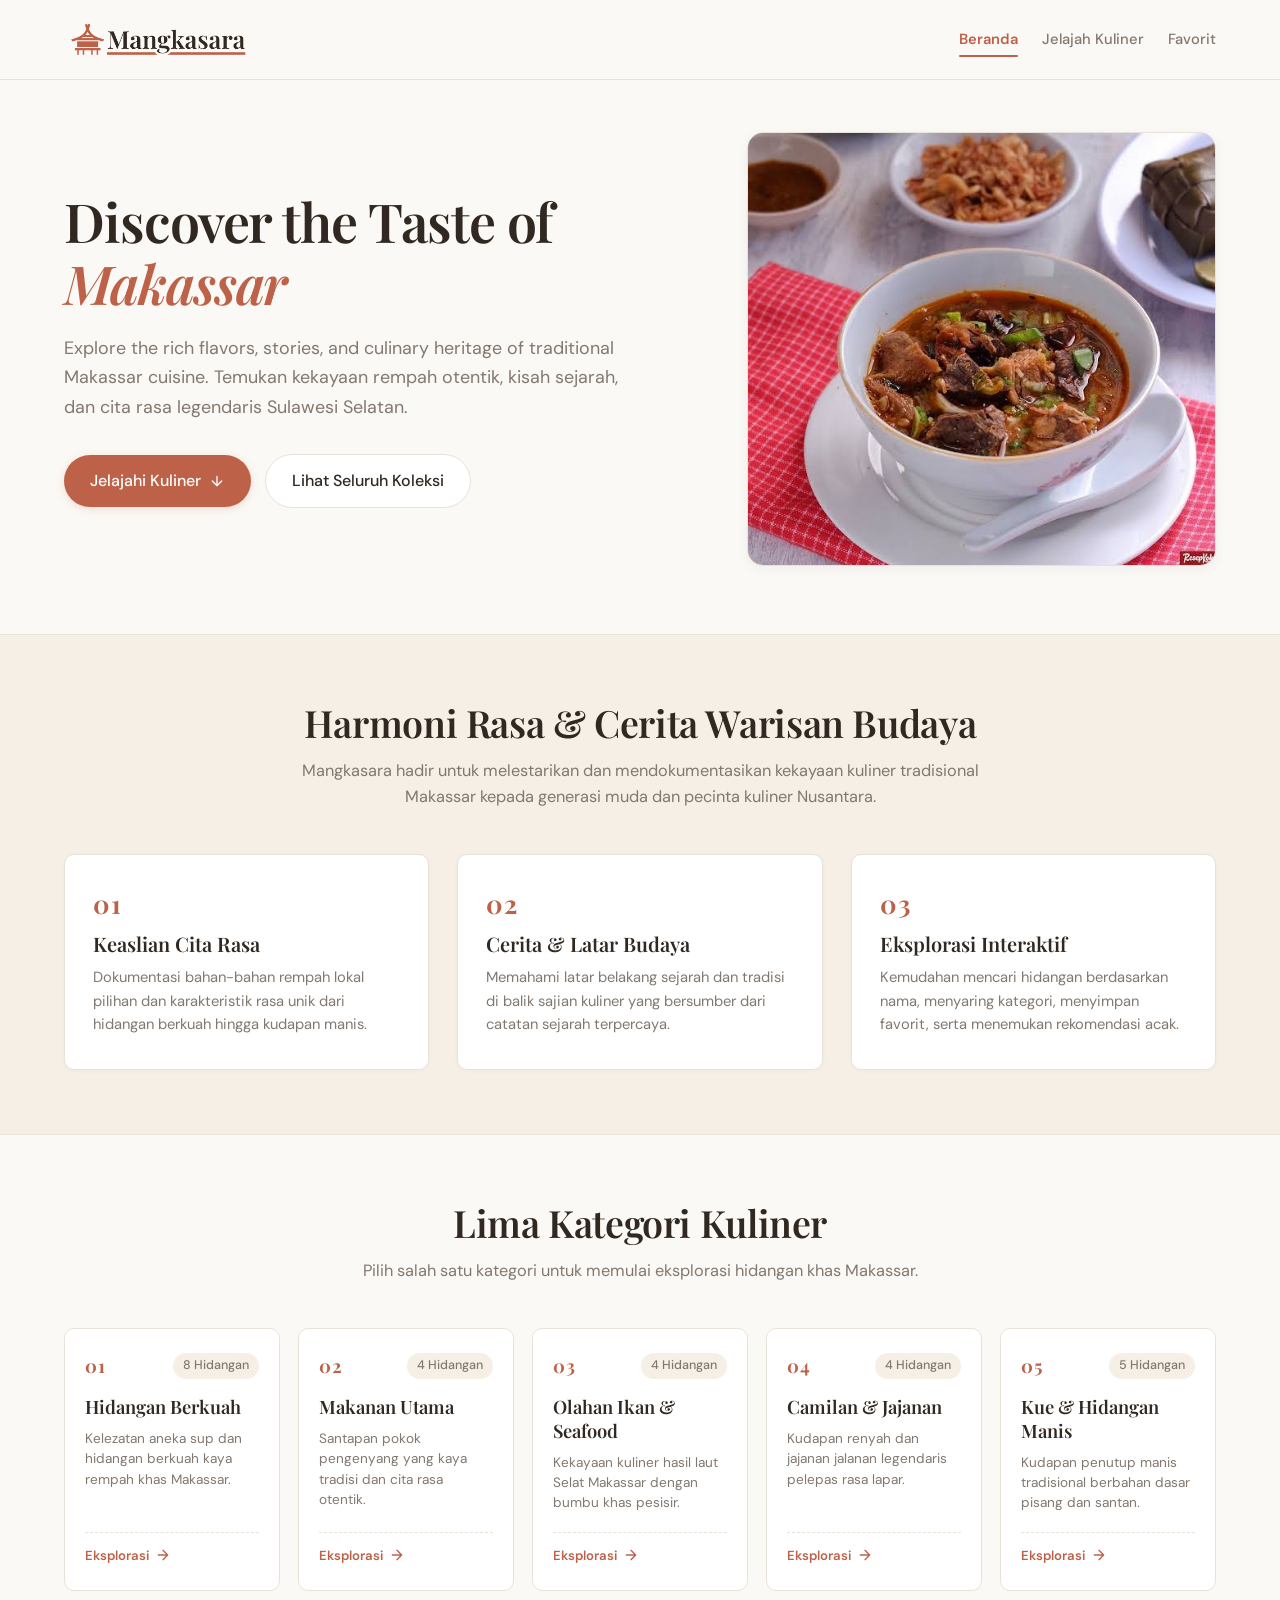
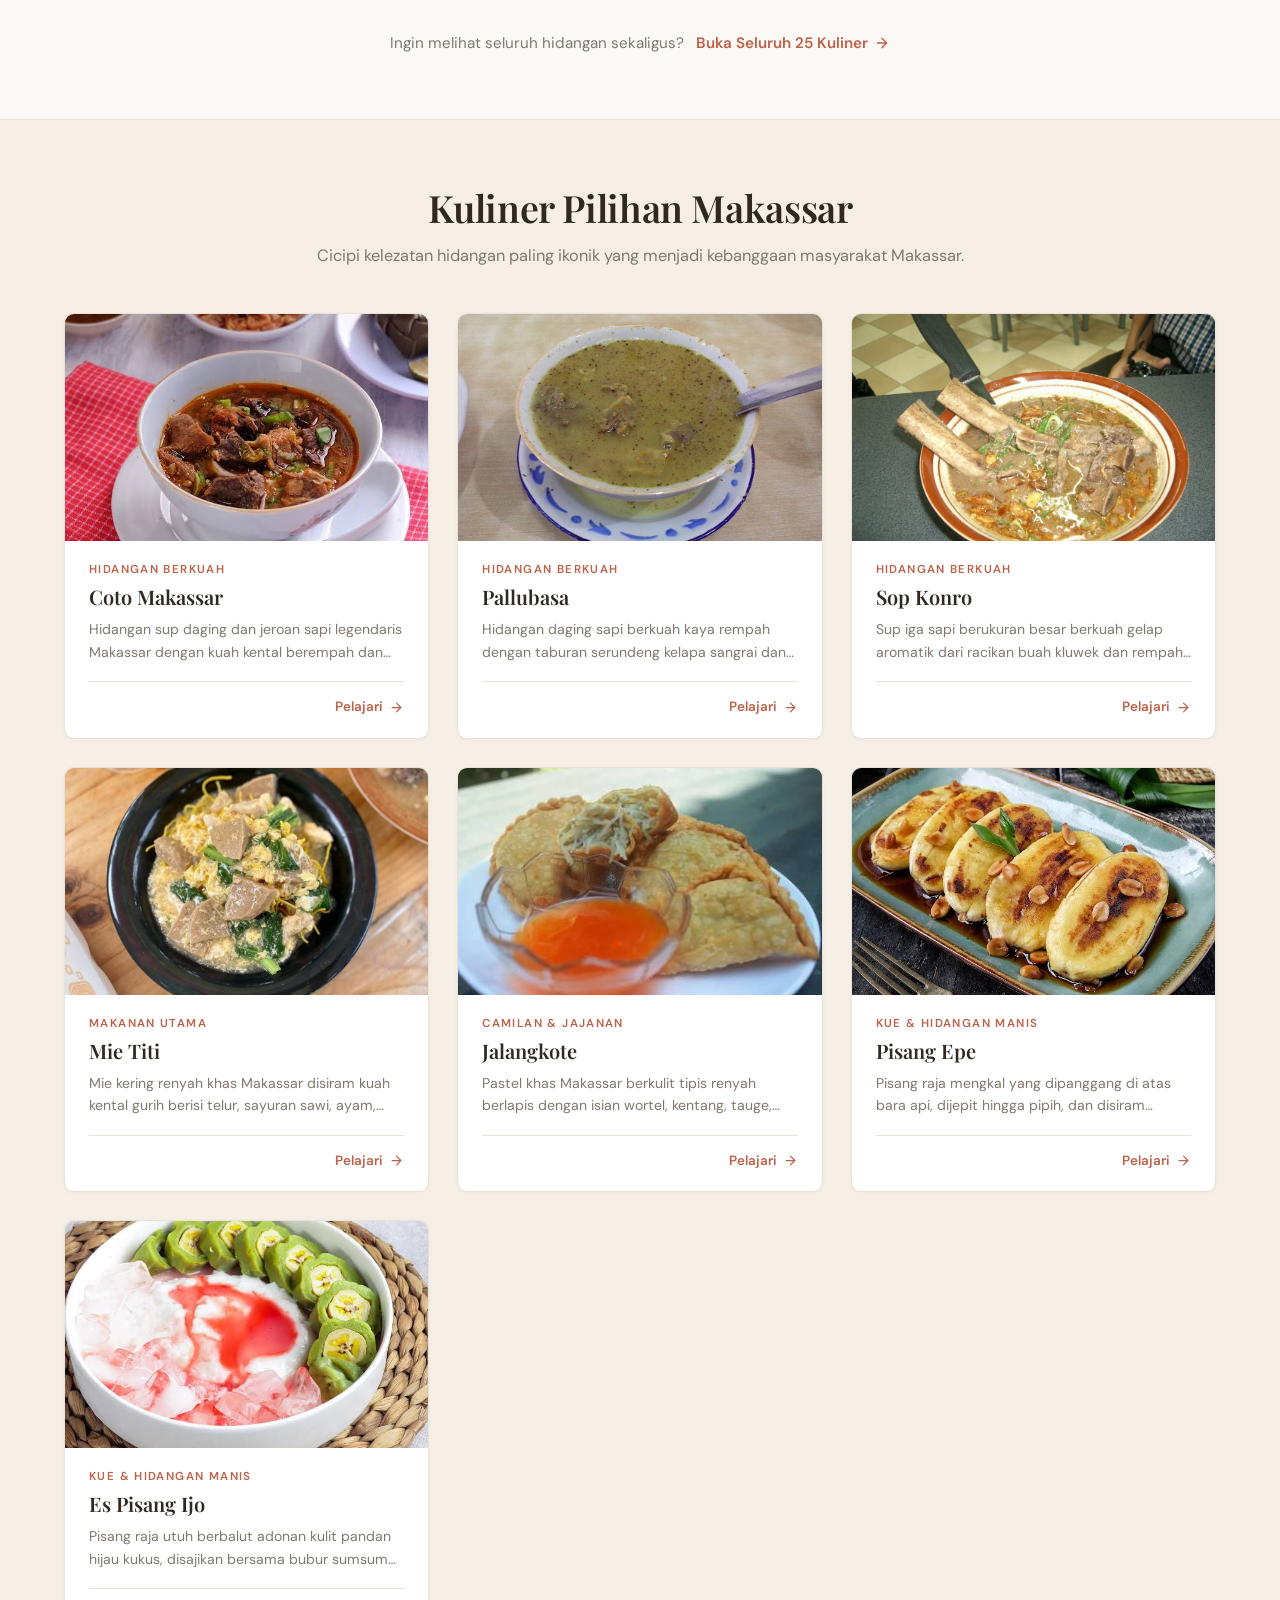
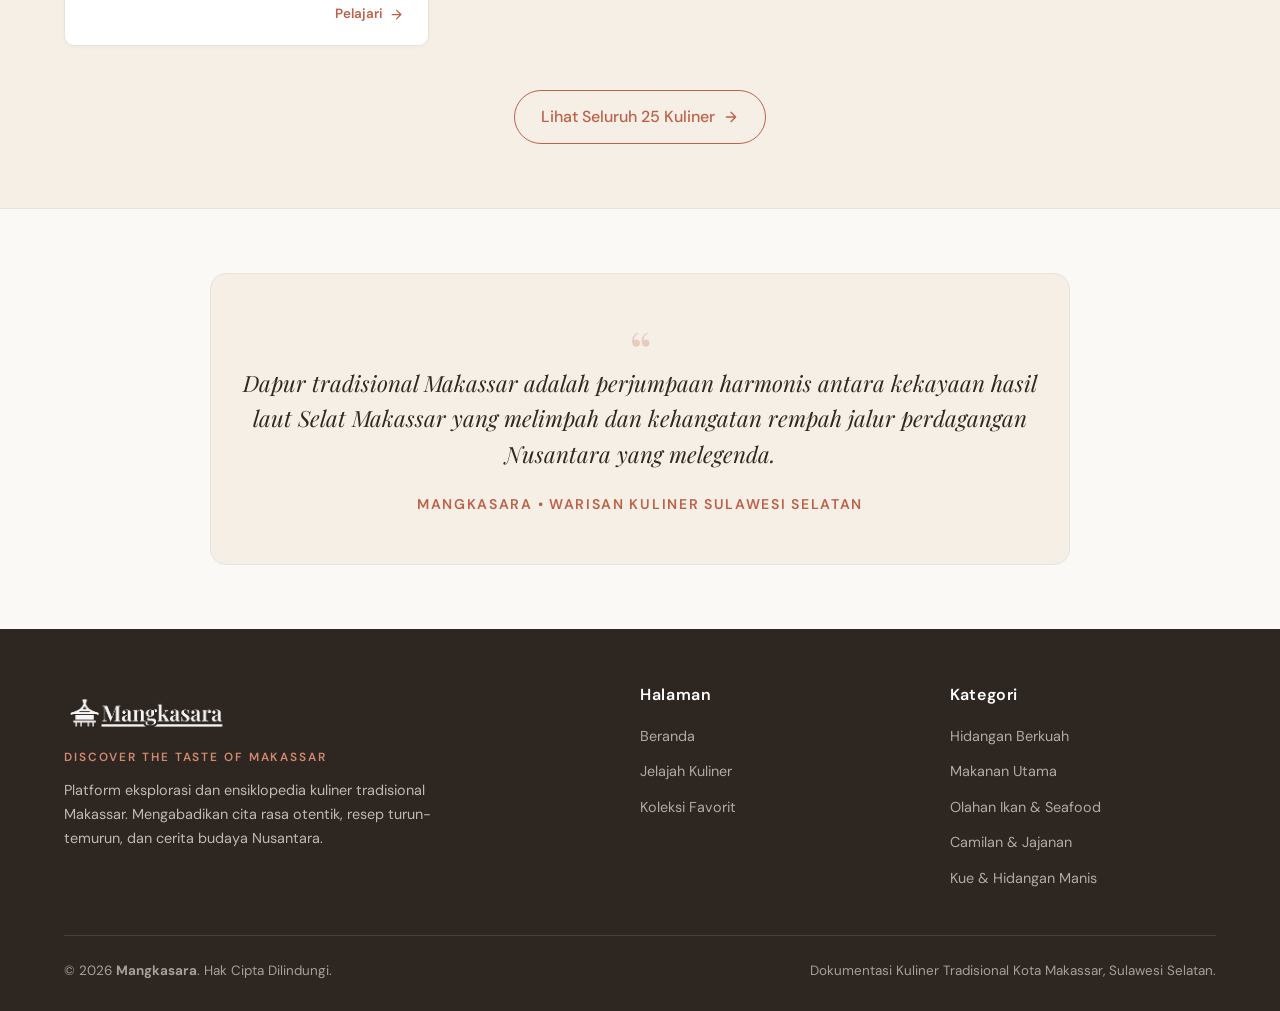
<file: index.html>
<!DOCTYPE html>
<html lang="id">

<head>
  <meta charset="UTF-8" />
  <meta name="viewport" content="width=device-width, initial-scale=1.0" />
  <meta name="description"
    content="Mangkasara — Platform eksplorasi dan ensiklopedia kuliner tradisional Makassar. Discover the Taste of Makassar." />
  <title>Mangkasara — Discover the Taste of Makassar</title>

  <!-- Favicon & Identitas Dokumen -->
  <link rel="icon" type="image/png" href="assets/favicon.png" />
  <link rel="apple-touch-icon" href="assets/favicon.png" />

  <!-- Stylesheet Proyek Mangkasara -->
  <link rel="stylesheet" href="css/style.css" />
  <link rel="stylesheet" href="css/components.css" />
  <link rel="stylesheet" href="css/responsive.css" />
</head>

<body>

  <!--
    ============================================================================
    NAVBAR / HEADER NAVIGASI UTAMA
    ============================================================================
  -->
  <header class="site-header">
    <div class="container nav-container">
      <!-- Identitas Brand Mangkasara -->
      <a href="index.html" class="brand-link" aria-label="Mangkasara — Discover the Taste of Makassar">
        <img src="assets/logo-1.png" alt="Mangkasara Logo" class="brand-logo" />
      </a>

      <!-- Tombol Hamburger untuk Layar Mobile -->
      <button type="button" class="btn-mobile-menu" aria-label="Buka menu navigasi" aria-expanded="false">
        <span></span>
        <span></span>
        <span></span>
      </button>

      <!-- Menu Navigasi Utama (Dropdown Horizontal di Mobile) -->
      <nav class="nav-menu" aria-label="Navigasi Utama">
        <ul class="nav-list">
          <li>
            <a href="index.html" class="nav-link active">Beranda</a>
          </li>
          <li>
            <a href="explore.html" class="nav-link">Jelajah Kuliner</a>
          </li>
          <li>
            <a href="favorites.html" class="nav-link">Favorit</a>
          </li>
        </ul>
      </nav>
    </div>
  </header>

  <main>
    <!--
      ==========================================================================
      HERO SECTION (BAGIAN UTAMA BERANDA)
      ==========================================================================
    -->
    <section class="hero-section" aria-labelledby="hero-title">
      <div class="container hero-grid">
        <!-- Kolom Teks & Aksi -->
        <div class="hero-content fade-up">
          <h1 id="hero-title" class="hero-title">
            Discover the Taste of <span>Makassar</span>
          </h1>
          <p class="hero-description">
            Explore the rich flavors, stories, and culinary heritage of traditional Makassar cuisine.
            Temukan kekayaan rempah otentik, kisah sejarah, dan cita rasa legendaris Sulawesi Selatan.
          </p>
          <div class="hero-actions">
            <!-- CTA Utama: Scroll halus ke bagian Kategori di Beranda -->
            <a href="#categories" class="btn btn-primary btn-lg" id="hero-btn-explore">
              <span>Jelajahi Kuliner</span>
              <svg class="arrow-icon" viewBox="0 0 24 24" width="16" height="16" fill="none" stroke="currentColor"
                stroke-width="2" stroke-linecap="round" stroke-linejoin="round" aria-hidden="true">
                <path d="M12 5v14M19 12l-7 7-7-7" />
              </svg>
            </a>
            <!-- CTA Alternatif: Langsung menuju seluruh koleksi di Explore -->
            <a href="explore.html" class="btn btn-secondary btn-lg">
              <span>Lihat Seluruh Koleksi</span>
            </a>
          </div>
        </div>

        <!-- Kolom Fotografi Kuliner Asli -->
        <div class="hero-media fade-up" data-delay="1">
          <div class="hero-image-wrapper">
            <img src="assets/images/coto.jpg" alt="Hidangan Coto Makassar kuah kental kaya rempah" class="hero-image"
              onerror="this.onerror=null; this.src='assets/images/placeholder-food.svg';" />
          </div>
        </div>
      </div>
    </section>

    <!--
      ==========================================================================
      SECTION PILAR & PENGENALAN PRODUK (EDITORIAL NUMBERING)
      ==========================================================================
    -->
    <section class="section section-alt" aria-labelledby="pillars-heading">
      <div class="container">
        <div class="section-header fade-up">
          <h2 id="pillars-heading" class="section-title">Harmoni Rasa & Cerita Warisan Budaya</h2>
          <p class="section-subtitle">
            Mangkasara hadir untuk melestarikan dan mendokumentasikan kekayaan kuliner tradisional Makassar kepada
            generasi muda dan pecinta kuliner Nusantara.
          </p>
        </div>

        <div class="pillars-grid">
          <div class="pillar-card fade-up" data-delay="1">
            <span class="pillar-num font-serif">01</span>
            <h3 class="pillar-title">Keaslian Cita Rasa</h3>
            <p class="pillar-desc">
              Dokumentasi bahan-bahan rempah lokal pilihan dan karakteristik rasa unik dari hidangan berkuah hingga
              kudapan manis.
            </p>
          </div>

          <div class="pillar-card fade-up" data-delay="2">
            <span class="pillar-num font-serif">02</span>
            <h3 class="pillar-title">Cerita & Latar Budaya</h3>
            <p class="pillar-desc">
              Memahami latar belakang sejarah dan tradisi di balik sajian kuliner yang bersumber dari catatan sejarah
              terpercaya.
            </p>
          </div>

          <div class="pillar-card fade-up" data-delay="3">
            <span class="pillar-num font-serif">03</span>
            <h3 class="pillar-title">Eksplorasi Interaktif</h3>
            <p class="pillar-desc">
              Kemudahan mencari hidangan berdasarkan nama, menyaring kategori, menyimpan favorit, serta menemukan
              rekomendasi acak.
            </p>
          </div>
        </div>
      </div>
    </section>

    <!--
      ==========================================================================
      SECTION KATEGORI KULINER (EDITORIAL 01 - 05)
      ==========================================================================
      Titik penjelajahan utama saat pengguna menekan tombol "Jelajahi Kuliner".
    -->
    <section id="categories" class="section" aria-labelledby="categories-heading">
      <div class="container">
        <div class="section-header fade-up">
          <h2 id="categories-heading" class="section-title">Lima Kategori Kuliner</h2>
          <p class="section-subtitle">
            Pilih salah satu kategori untuk memulai eksplorasi hidangan khas Makassar.
          </p>
        </div>

        <!-- Kontainer kartu kategori editorial (diisi oleh home.js) -->
        <div id="category-list" class="categories-grid"></div>

        <!-- Prompt navigasi ke seluruh koleksi -->
        <div class="categories-footer-prompt fade-up">
          <span>Ingin melihat seluruh hidangan sekaligus?</span>
          <a href="explore.html" class="link-editorial-arrow">
            <span>Buka Seluruh 25 Kuliner</span>
            <svg viewBox="0 0 24 24" width="16" height="16" fill="none" stroke="currentColor" stroke-width="2"
              stroke-linecap="round" stroke-linejoin="round" aria-hidden="true">
              <path d="M5 12h14M12 5l7 7-7 7" />
            </svg>
          </a>
        </div>
      </div>
    </section>

    <!--
      ==========================================================================
      SECTION KULINER PILIHAN (FEATURED CULINARY)
      ==========================================================================
    -->
    <section class="section section-alt" aria-labelledby="featured-heading">
      <div class="container">
        <div class="section-header fade-up">
          <h2 id="featured-heading" class="section-title">Kuliner Pilihan Makassar</h2>
          <p class="section-subtitle">
            Cicipi kelezatan hidangan paling ikonik yang menjadi kebanggaan masyarakat Makassar.
          </p>
        </div>

        <div id="featured-food-list" class="food-grid"></div>

        <div style="text-align: center; margin-top: 44px;" class="fade-up">
          <a href="explore.html" class="btn btn-outline btn-lg">
            <span>Lihat Seluruh 25 Kuliner</span>
            <svg class="arrow-icon" viewBox="0 0 24 24" width="16" height="16" fill="none" stroke="currentColor"
              stroke-width="2" stroke-linecap="round" stroke-linejoin="round">
              <path d="M5 12h14M12 5l7 7-7 7" />
            </svg>
          </a>
        </div>
      </div>
    </section>

    <!--
      ==========================================================================
      SECTION EDITORIAL / KUTIPAN BUDAYA
      ==========================================================================
    -->
    <section class="section" aria-label="Kutipan Budaya Makassar">
      <div class="container">
        <div class="editorial-quote-box fade-up">
          <div class="quote-symbol" aria-hidden="true">“</div>
          <p class="editorial-text">
            Dapur tradisional Makassar adalah perjumpaan harmonis antara kekayaan hasil laut Selat Makassar yang
            melimpah dan kehangatan rempah jalur perdagangan Nusantara yang melegenda.
          </p>
          <div class="editorial-author">
            MANGKASARA • Warisan Kuliner Sulawesi Selatan
          </div>
        </div>
      </div>
    </section>
  </main>

  <!--
    ============================================================================
    FOOTER EDITORIAL
    ============================================================================
  -->
  <footer class="site-footer">
    <div class="container">
      <div class="footer-grid fade-up">
        <div class="footer-brand">
          <a href="index.html" class="footer-brand-link" aria-label="Mangkasara Beranda">
            <img src="assets/logo-1.png" alt="Mangkasara" class="footer-logo" />
          </a>
          <span class="footer-tagline">DISCOVER THE TASTE OF MAKASSAR</span>
          <p class="footer-desc">
            Platform eksplorasi dan ensiklopedia kuliner tradisional Makassar. Mengabadikan cita rasa otentik, resep
            turun-temurun, dan cerita budaya Nusantara.
          </p>
        </div>

        <div class="footer-nav">
          <h4 class="footer-heading">Halaman</h4>
          <ul class="footer-links">
            <li><a href="index.html">Beranda</a></li>
            <li><a href="explore.html">Jelajah Kuliner</a></li>
            <li><a href="favorites.html">Koleksi Favorit</a></li>
          </ul>
        </div>

        <div class="footer-categories">
          <h4 class="footer-heading">Kategori</h4>
          <ul class="footer-links">
            <li><a href="explore.html?category=1">Hidangan Berkuah</a></li>
            <li><a href="explore.html?category=2">Makanan Utama</a></li>
            <li><a href="explore.html?category=3">Olahan Ikan & Seafood</a></li>
            <li><a href="explore.html?category=4">Camilan & Jajanan</a></li>
            <li><a href="explore.html?category=5">Kue & Hidangan Manis</a></li>
          </ul>
        </div>
      </div>

      <div class="footer-bottom">
        <div>
          &copy; 2026 <strong>Mangkasara</strong>. Hak Cipta Dilindungi.
        </div>
        <div>
          Dokumentasi Kuliner Tradisional Kota Makassar, Sulawesi Selatan.
        </div>
      </div>
    </div>
  </footer>

  <!-- Skrip JavaScript Proyek -->
  <script src="js/data/categories.js"></script>
  <script src="js/data/foods.js"></script>
  <script src="js/components/page-transition.js"></script>
  <script src="js/components/food-card.js"></script>
  <script src="js/components/navbar.js"></script>
  <script src="js/pages/home.js"></script>

</body>

</html>
</file>
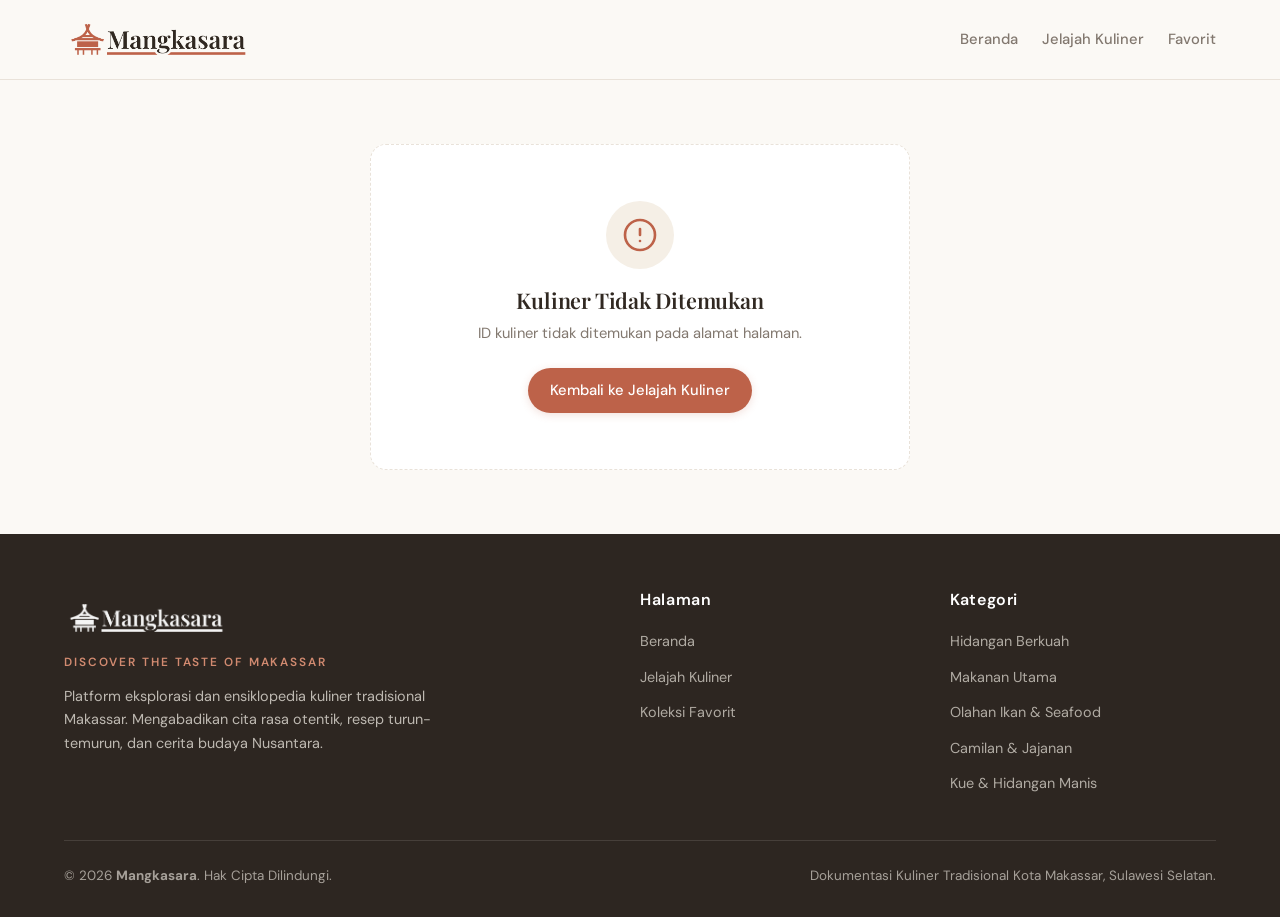
<file: detail.html>
<!DOCTYPE html>
<html lang="id">
<head>
  <meta charset="UTF-8" />
  <meta name="viewport" content="width=device-width, initial-scale=1.0" />
  <meta name="description" content="Informasi detail kuliner tradisional Makassar: deskripsi lengkap, bahan utama, profil cita rasa, dan latar belakang budaya." />
  <title>Detail Kuliner — Mangkasara</title>

  <!-- Favicon & Identitas Dokumen -->
  <link rel="icon" type="image/png" href="assets/favicon.png" />
  <link rel="apple-touch-icon" href="assets/favicon.png" />

  <!-- Stylesheet Proyek Mangkasara -->
  <link rel="stylesheet" href="css/style.css" />
  <link rel="stylesheet" href="css/components.css" />
  <link rel="stylesheet" href="css/responsive.css" />
</head>
<body>

  <!--
    ============================================================================
    NAVBAR / HEADER NAVIGASI
    ============================================================================
  -->
  <header class="site-header">
    <div class="container nav-container">
      <a href="index.html" class="brand-link" aria-label="Mangkasara — Discover the Taste of Makassar">
        <img src="assets/logo-1.png" alt="Mangkasara Logo" class="brand-logo" />
      </a>

      <button 
        type="button" 
        class="btn-mobile-menu" 
        aria-label="Buka menu navigasi" 
        aria-expanded="false"
      >
        <span></span>
        <span></span>
        <span></span>
      </button>

      <nav class="nav-menu" aria-label="Navigasi Utama">
        <ul class="nav-list">
          <li>
            <a href="index.html" class="nav-link">Beranda</a>
          </li>
          <li>
            <a href="explore.html" class="nav-link">Jelajah Kuliner</a>
          </li>
          <li>
            <a href="favorites.html" class="nav-link">Favorit</a>
          </li>
        </ul>
      </nav>
    </div>
  </header>

  <main>
    <div id="detail-content-area" class="container">
      <!--
        ========================================================================
        BREADCRUMB & NAVIGASI
        ========================================================================
      -->
      <div class="detail-breadcrumb-bar">
        <nav aria-label="Breadcrumb">
          <ol class="breadcrumb-list">
            <li><a href="index.html">Beranda</a></li>
            <li class="breadcrumb-separator" aria-hidden="true">/</li>
            <li><a href="explore.html">Jelajah Kuliner</a></li>
            <li class="breadcrumb-separator" aria-hidden="true">/</li>
            <li id="breadcrumb-food-name" class="breadcrumb-current" aria-current="page">Memuat Kuliner...</li>
          </ol>
        </nav>
      </div>

      <!--
        ========================================================================
        HERO SECTION DETAIL (FOTO & INFORMASI UTAMA)
        ========================================================================
      -->
      <section class="detail-hero-grid fade-up" aria-labelledby="detail-food-title">
        <div class="detail-media-container">
          <img 
            id="detail-food-image" 
            src="assets/images/placeholder-food.svg" 
            alt="Foto hidangan kuliner" 
            class="detail-image"
          />
        </div>

        <div class="detail-info">
          <div class="detail-meta-row">
            <a id="detail-category-badge" href="explore.html" class="detail-category-link">
              Kategori Kuliner
            </a>
          </div>

          <h1 id="detail-food-title" class="detail-title font-serif">Nama Kuliner</h1>
          <p id="detail-food-lead" class="detail-lead">Ringkasan deskripsi kuliner.</p>

          <div class="detail-characteristics-card">
            <h4>Karakteristik & Cita Rasa</h4>
            <p id="detail-food-characteristics">Memuat karakteristik rasa...</p>
          </div>
        </div>
      </section>

      <!--
        ========================================================================
        KONTEN ENSIKLOPEDIA (DESKRIPSI, BAHAN, SEJARAH, SUMBER)
        ========================================================================
      -->
      <div class="detail-content-layout fade-up">
        <!-- Kolom Kiri: Deskripsi Lengkap & Cerita Sejarah Budaya -->
        <div class="detail-main-text">
          <div class="detail-section-block">
            <h2 class="detail-heading font-serif">Tentang Hidangan Ini</h2>
            <div id="detail-food-description" class="detail-prose">
              <p>Memuat deskripsi kuliner...</p>
            </div>
          </div>

          <!--
            Blok Cara Pembuatan / Langkah Pembuatan Tradisional.
            Menampilkan tahapan berurutan (1, 2, 3...) dalam format editorial bersih.
          -->
          <div id="detail-preparation-block" class="detail-section-block">
            <h2 class="detail-heading font-serif">Cara Pembuatan</h2>
            <div id="detail-food-preparation">
              <p class="text-muted">Memuat cara pembuatan...</p>
            </div>
          </div>

          <!--
            Blok Sejarah & Latar Belakang Budaya.
            PENTING: Elemen ini disembunyikan secara default (display: none)
            dan HANYA dimunculkan oleh detail.js jika food.history tidak null!
          -->
          <div id="detail-history-block" class="detail-section-block" style="display: none;">
            <div class="detail-history-box">
              <h3 class="font-serif">
                <span>Sejarah & Latar Belakang Budaya</span>
              </h3>
              <p id="detail-food-history" class="detail-prose" style="margin-top: 8px;"></p>
            </div>
          </div>
        </div>

        <!-- Kolom Kanan: Bahan Utama & Referensi Sumber -->
        <aside class="detail-sidebar" aria-label="Informasi Bahan dan Sumber">
          <div class="sidebar-box">
            <h3 class="sidebar-box-title font-serif">
              <span>Bahan Utama</span>
            </h3>
            <ul id="detail-ingredients-list" class="ingredients-list">
              <li class="text-muted">Memuat daftar bahan...</li>
            </ul>
          </div>

          <!--
            Kotak Referensi Informasi / Sumber.
            PENTING: Elemen ini disembunyikan secara default
            dan HANYA ditampilkan oleh detail.js jika array sources terisi!
          -->
          <div id="detail-sources-block" class="sidebar-box" style="display: none;">
            <h3 class="sidebar-box-title font-serif">
              <span>Referensi & Sumber</span>
            </h3>
            <ul id="detail-sources-list" class="sources-list"></ul>
          </div>
        </aside>
      </div>

      <!--
        ========================================================================
        REKOMENDASI KULINER TERKAIT
        ========================================================================
      -->
      <section class="section" style="padding-top: 24px; border-top: 1px solid var(--color-border);" aria-labelledby="related-heading">
        <div style="display: flex; align-items: center; justify-content: space-between; margin-bottom: 24px;">
          <div>
            <h2 id="related-heading" class="font-serif" style="font-size: 1.75rem;">Kuliner Terkait</h2>
          </div>
          <a href="explore.html" class="btn btn-secondary btn-sm">
            <span>Lihat Semua Kuliner</span>
          </a>
        </div>

        <div id="related-foods-grid" class="food-grid"></div>
      </section>
    </div>
  </main>

  <!--
    ============================================================================
    FOOTER
    ============================================================================
  -->
  <footer class="site-footer">
    <div class="container">
      <div class="footer-grid fade-up">
        <div class="footer-brand">
          <a href="index.html" class="footer-brand-link" aria-label="Mangkasara Beranda">
            <img src="assets/logo-1.png" alt="Mangkasara" class="footer-logo" />
          </a>
          <span class="footer-tagline">DISCOVER THE TASTE OF MAKASSAR</span>
          <p class="footer-desc">
            Platform eksplorasi dan ensiklopedia kuliner tradisional Makassar. Mengabadikan cita rasa otentik, resep turun-temurun, dan cerita budaya Nusantara.
          </p>
        </div>

        <div class="footer-nav">
          <h4 class="footer-heading">Halaman</h4>
          <ul class="footer-links">
            <li><a href="index.html">Beranda</a></li>
            <li><a href="explore.html">Jelajah Kuliner</a></li>
            <li><a href="favorites.html">Koleksi Favorit</a></li>
          </ul>
        </div>

        <div class="footer-categories">
          <h4 class="footer-heading">Kategori</h4>
          <ul class="footer-links">
            <li><a href="explore.html?category=1">Hidangan Berkuah</a></li>
            <li><a href="explore.html?category=2">Makanan Utama</a></li>
            <li><a href="explore.html?category=3">Olahan Ikan & Seafood</a></li>
            <li><a href="explore.html?category=4">Camilan & Jajanan</a></li>
            <li><a href="explore.html?category=5">Kue & Hidangan Manis</a></li>
          </ul>
        </div>
      </div>

      <div class="footer-bottom">
        <div>&copy; 2026 <strong>Mangkasara</strong>. Hak Cipta Dilindungi.</div>
        <div>Dokumentasi Kuliner Tradisional Kota Makassar, Sulawesi Selatan.</div>
      </div>
    </div>
  </footer>

  <!-- Skrip JavaScript -->
  <script src="js/data/categories.js"></script>
  <script src="js/data/foods.js"></script>
  <script src="js/components/page-transition.js"></script>
  <script src="js/components/food-card.js"></script>
  <script src="js/components/navbar.js"></script>
  <script src="js/pages/detail.js"></script>

</body>
</html>
</file>
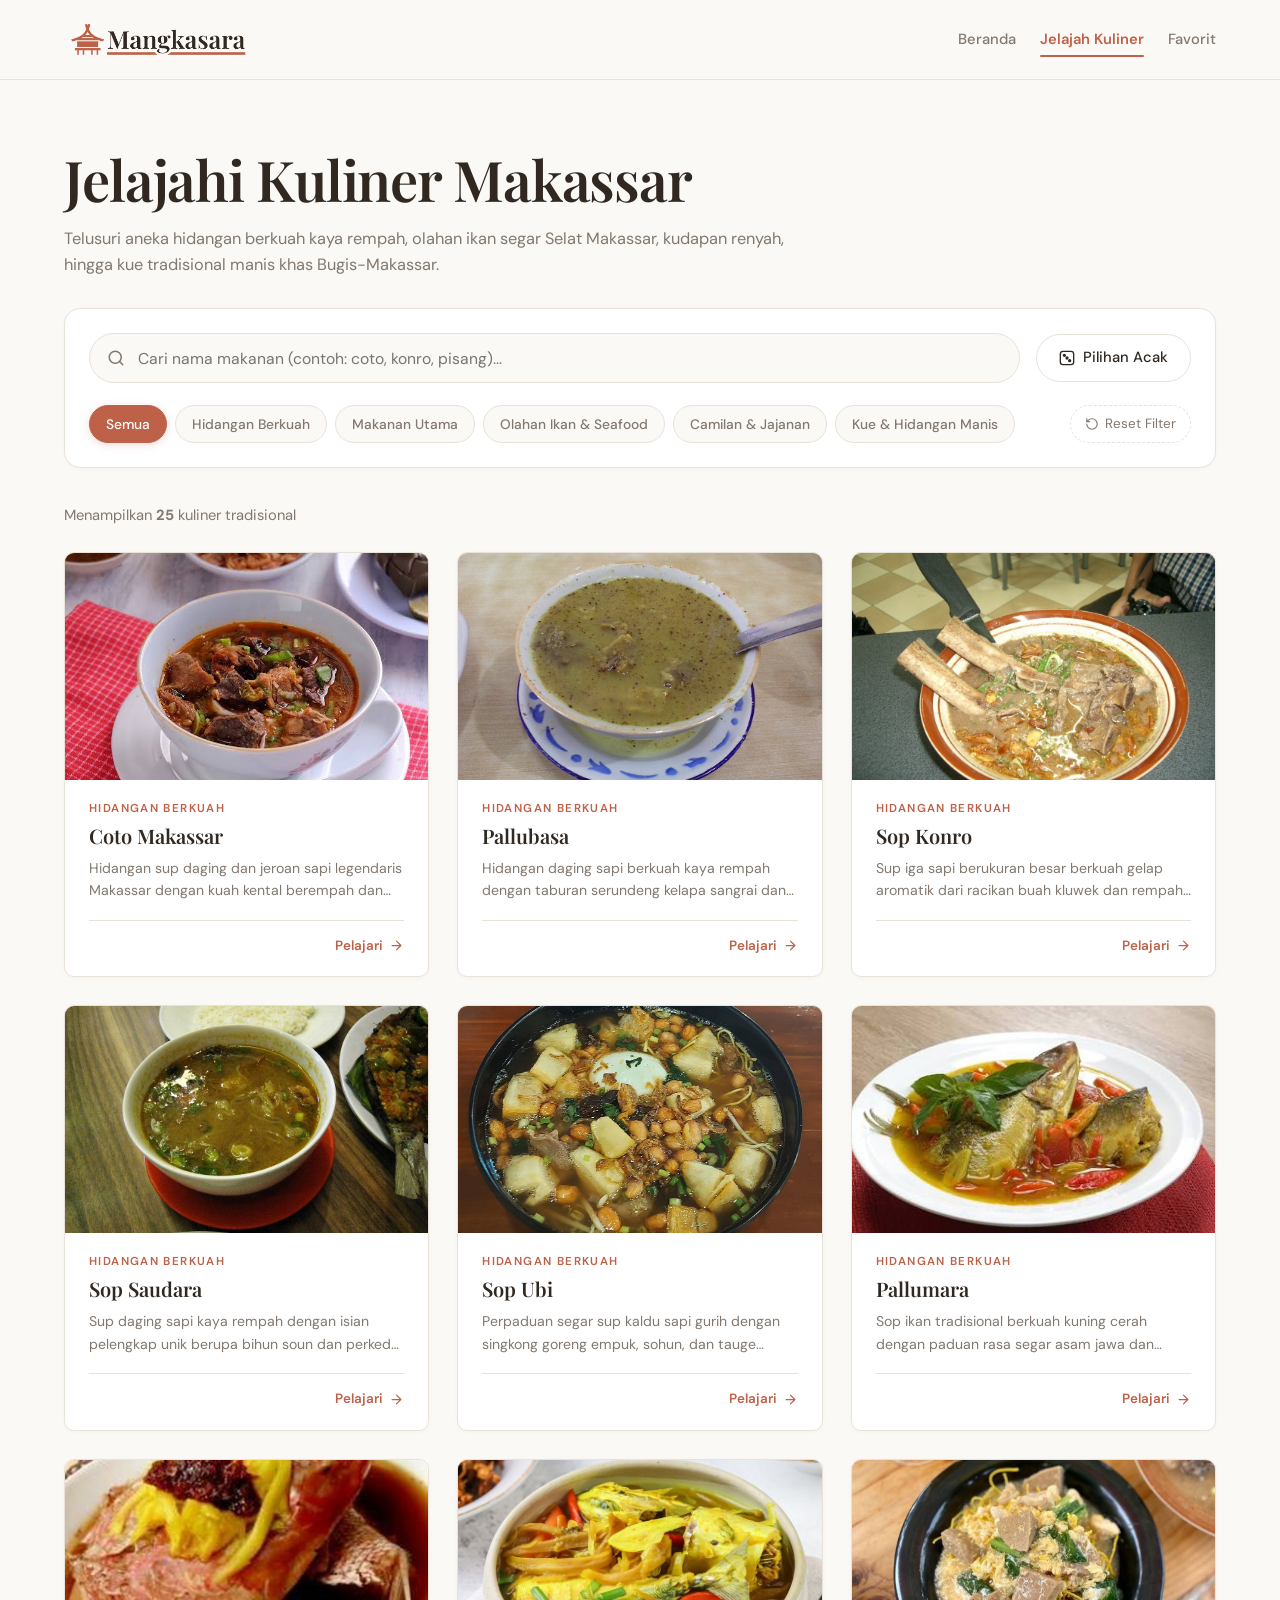
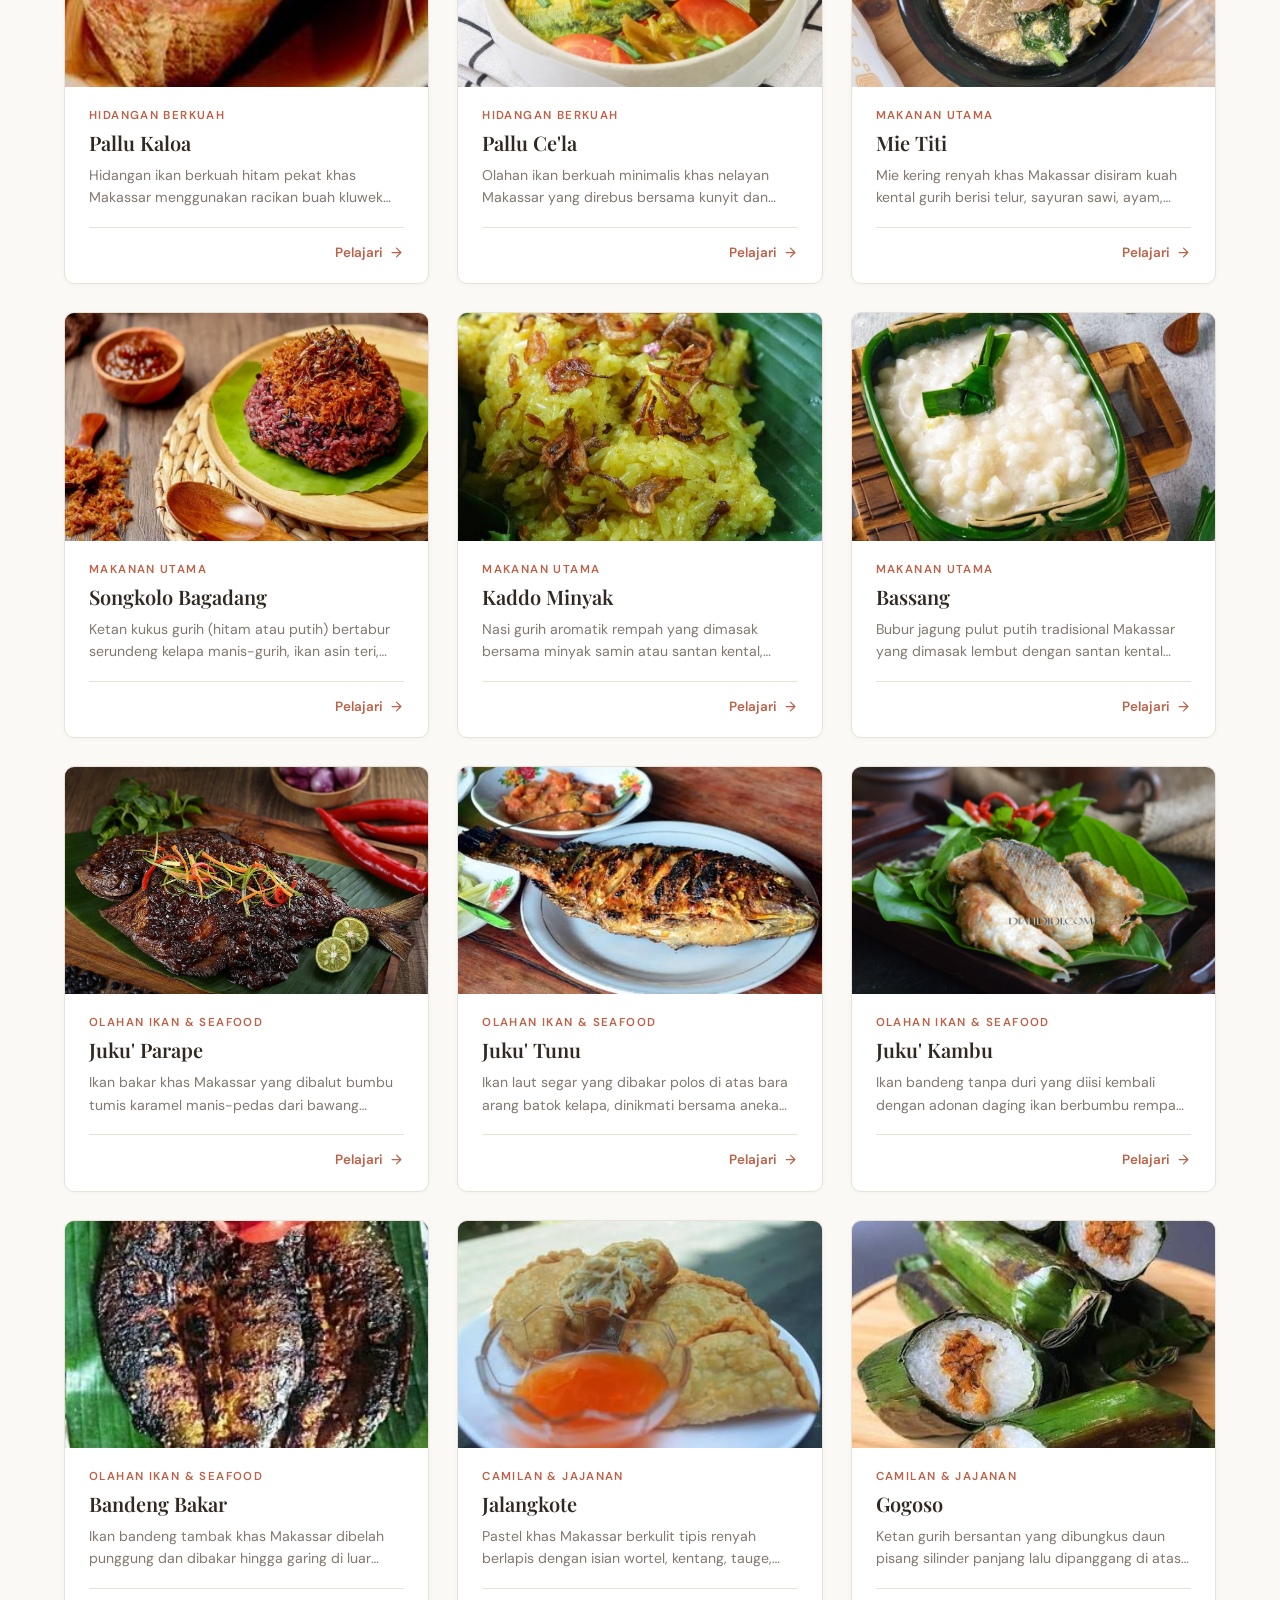
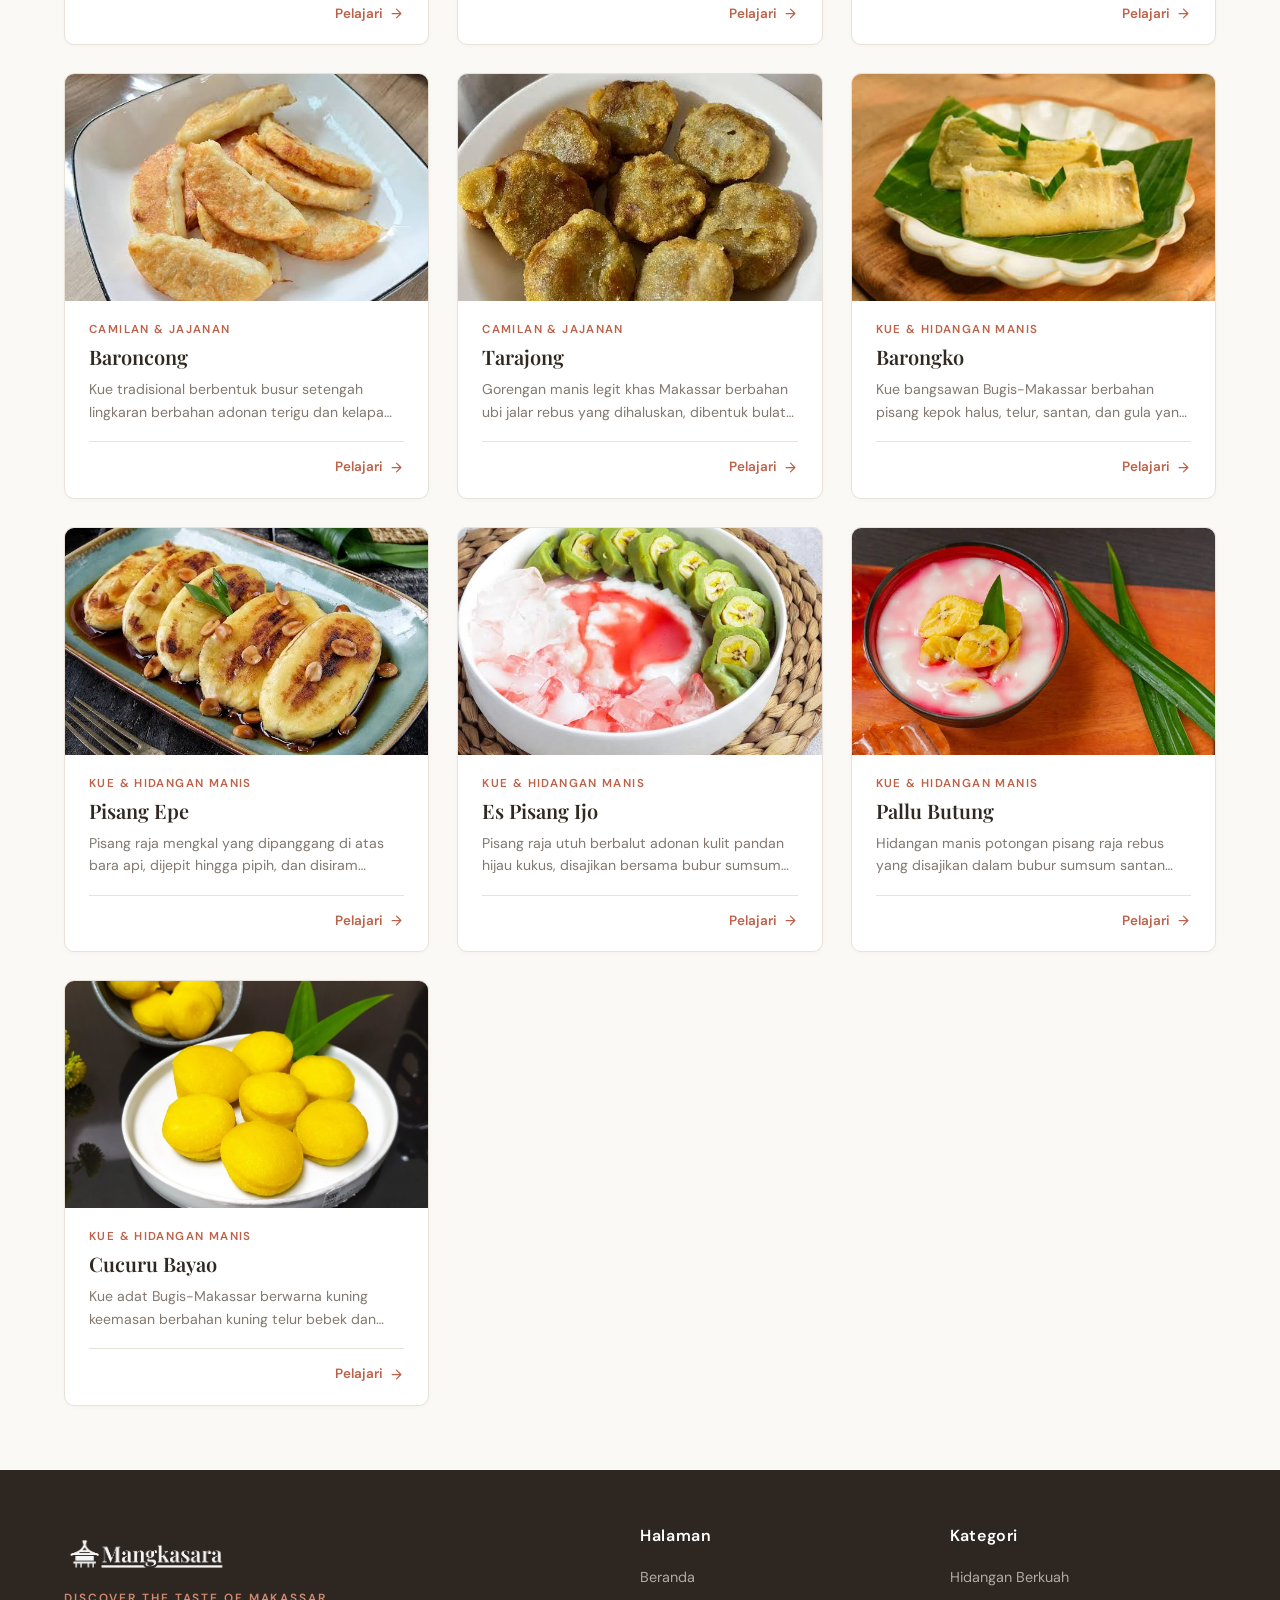
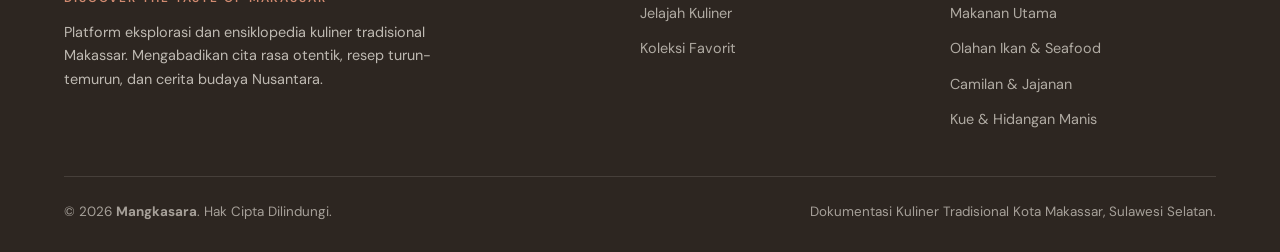
<file: explore.html>
<!DOCTYPE html>
<html lang="id">
<head>
  <meta charset="UTF-8" />
  <meta name="viewport" content="width=device-width, initial-scale=1.0" />
  <meta name="description" content="Jelajahi seluruh koleksi kuliner tradisional Makassar. Cari berdasarkan nama hidangan atau filter menurut lima kategori otentik." />
  <title>Jelajah Kuliner — Mangkasara</title>

  <!-- Favicon & Identitas Dokumen -->
  <link rel="icon" type="image/png" href="assets/favicon.png" />
  <link rel="apple-touch-icon" href="assets/favicon.png" />

  <!-- Stylesheet Proyek Mangkasara -->
  <link rel="stylesheet" href="css/style.css" />
  <link rel="stylesheet" href="css/components.css" />
  <link rel="stylesheet" href="css/responsive.css" />
</head>
<body>

  <!--
    ============================================================================
    NAVBAR / HEADER NAVIGASI
    ============================================================================
  -->
  <header class="site-header">
    <div class="container nav-container">
      <a href="index.html" class="brand-link" aria-label="Mangkasara — Discover the Taste of Makassar">
        <img src="assets/logo-1.png" alt="Mangkasara Logo" class="brand-logo" />
      </a>

      <button 
        type="button" 
        class="btn-mobile-menu" 
        aria-label="Buka menu navigasi" 
        aria-expanded="false"
      >
        <span></span>
        <span></span>
        <span></span>
      </button>

      <nav class="nav-menu" aria-label="Navigasi Utama">
        <ul class="nav-list">
          <li>
            <a href="index.html" class="nav-link">Beranda</a>
          </li>
          <li>
            <a href="explore.html" class="nav-link active">Jelajah Kuliner</a>
          </li>
          <li>
            <a href="favorites.html" class="nav-link">Favorit</a>
          </li>
        </ul>
      </nav>
    </div>
  </header>

  <main class="section">
    <div class="container">
      <!--
        ========================================================================
        HEADER HALAMAN EXPLORE
        ========================================================================
      -->
      <div class="section-header fade-up" style="text-align: left; max-width: 100%; margin-bottom: 30px;">
        <h1 class="section-title">Jelajahi Kuliner Makassar</h1>
        <p class="section-subtitle" style="max-width: 720px;">
          Telusuri aneka hidangan berkuah kaya rempah, olahan ikan segar Selat Makassar, kudapan renyah, hingga kue tradisional manis khas Bugis-Makassar.
        </p>
      </div>

      <!--
        ========================================================================
        EXPLORE TOOLBAR (PENCARIAN, FILTER KATEGORI, RESET, RANDOM)
        ========================================================================
      -->
      <div class="explore-toolbar fade-up">
        <!-- Baris 1: Kolom Input Pencarian dan Tombol Random Culinary -->
        <div class="explore-search-row">
          <div class="search-input-wrapper">
            <svg class="search-icon" viewBox="0 0 24 24" width="18" height="18" fill="none" stroke="currentColor" stroke-width="2" stroke-linecap="round" stroke-linejoin="round" aria-hidden="true">
              <circle cx="11" cy="11" r="8" />
              <line x1="21" y1="21" x2="16.65" y2="16.65" />
            </svg>
            <input 
              type="text" 
              id="search-input" 
              class="search-input" 
              placeholder="Cari nama makanan (contoh: coto, konro, pisang)..." 
              aria-label="Cari nama makanan tradisional"
              autocomplete="off"
            />
            <button 
              type="button" 
              id="btn-clear-search" 
              class="btn-clear-search" 
              aria-label="Bersihkan pencarian"
              title="Bersihkan teks"
            >
              ✕
            </button>
          </div>

          <div class="toolbar-actions">
            <button 
              type="button" 
              id="btn-random-culinary" 
              class="btn btn-secondary" 
              title="Pilih satu makanan acak"
            >
              <svg viewBox="0 0 24 24" width="16" height="16" fill="none" stroke="currentColor" stroke-width="2" stroke-linecap="round" stroke-linejoin="round" aria-hidden="true">
                <rect x="2" y="2" width="20" height="20" rx="4" ry="4" />
                <circle cx="8" cy="8" r="1.5" fill="currentColor" />
                <circle cx="16" cy="16" r="1.5" fill="currentColor" />
                <circle cx="12" cy="12" r="1.5" fill="currentColor" />
              </svg>
              <span>Pilihan Acak</span>
            </button>
          </div>
        </div>

        <!-- Baris 2: Tombol Pill Kategori dan Tombol Reset Filter -->
        <div class="category-filter-wrapper">
          <div id="category-pills-list" class="category-pills-list" role="tablist" aria-label="Filter Kategori"></div>

          <button 
            type="button" 
            id="btn-reset-filter" 
            class="btn-reset-filter" 
            title="Kembalikan semua filter ke awal"
          >
            <svg viewBox="0 0 24 24" width="14" height="14" fill="none" stroke="currentColor" stroke-width="2" stroke-linecap="round" stroke-linejoin="round" aria-hidden="true">
              <path d="M3 12a9 9 0 1 0 9-9 9.75 9.75 0 0 0-6.74 2.74L3 8" />
              <path d="M3 3v5h5" />
            </svg>
            <span>Reset Filter</span>
          </button>
        </div>
      </div>

      <!--
        ========================================================================
        BARIS STATUS JUMLAH HASIL PENCARIAN
        ========================================================================
      -->
      <div id="explore-results-status" class="explore-results-status" aria-live="polite">
        <span>Menampilkan <strong>25</strong> kuliner tradisional</span>
      </div>

      <!--
        ========================================================================
        GRID DAFTAR MAKANAN (FOOD GRID)
        ========================================================================
      -->
      <div id="explore-food-list" class="food-grid"></div>
    </div>
  </main>

  <!--
    ============================================================================
    MODAL RANDOM CULINARY (REKOMENDASI ACAK)
    ============================================================================
  -->
  <div id="random-modal-backdrop" class="modal-backdrop" aria-hidden="true">
    <div class="modal-dialog" role="dialog" aria-modal="true" aria-labelledby="modal-food-title">
      <button type="button" id="btn-close-modal" class="modal-close-btn" aria-label="Tutup jendela pop-up">
        ✕
      </button>

      <div class="modal-media">
        <img 
          id="modal-food-image" 
          src="assets/images/placeholder-food.svg" 
          alt="Foto makanan acak" 
          class="modal-image" 
        />
      </div>

      <div class="modal-body">
        <span id="modal-food-category" class="modal-category">Kategori</span>
        <h3 id="modal-food-title" class="modal-title font-serif">Nama Makanan</h3>
        <p id="modal-food-desc" class="modal-desc">Deskripsi singkat makanan.</p>

        <div class="modal-actions">
          <a id="modal-food-detail-link" href="#" class="btn btn-primary" style="flex: 1;">
            <span>Lihat Detail Lengkap</span>
            <svg class="arrow-icon" viewBox="0 0 24 24" width="16" height="16" fill="none" stroke="currentColor" stroke-width="2" stroke-linecap="round" stroke-linejoin="round">
              <path d="M5 12h14M12 5l7 7-7 7" />
            </svg>
          </a>
          <button type="button" id="btn-random-try-again" class="btn btn-secondary">
            <svg viewBox="0 0 24 24" width="15" height="15" fill="none" stroke="currentColor" stroke-width="2" stroke-linecap="round" stroke-linejoin="round" aria-hidden="true">
              <path d="M21.5 2v6h-6M21.34 15.57a10 10 0 1 1-.57-8.38l5.67-5.67"/>
            </svg>
            <span>Pilih Lainnya</span>
          </button>
        </div>
      </div>
    </div>
  </div>

  <!--
    ============================================================================
    FOOTER
    ============================================================================
  -->
  <footer class="site-footer">
    <div class="container">
      <div class="footer-grid fade-up">
        <div class="footer-brand">
          <a href="index.html" class="footer-brand-link" aria-label="Mangkasara Beranda">
            <img src="assets/logo-1.png" alt="Mangkasara" class="footer-logo" />
          </a>
          <span class="footer-tagline">DISCOVER THE TASTE OF MAKASSAR</span>
          <p class="footer-desc">
            Platform eksplorasi dan ensiklopedia kuliner tradisional Makassar. Mengabadikan cita rasa otentik, resep turun-temurun, dan cerita budaya Nusantara.
          </p>
        </div>

        <div class="footer-nav">
          <h4 class="footer-heading">Halaman</h4>
          <ul class="footer-links">
            <li><a href="index.html">Beranda</a></li>
            <li><a href="explore.html">Jelajah Kuliner</a></li>
            <li><a href="favorites.html">Koleksi Favorit</a></li>
          </ul>
        </div>

        <div class="footer-categories">
          <h4 class="footer-heading">Kategori</h4>
          <ul class="footer-links">
            <li><a href="explore.html?category=1">Hidangan Berkuah</a></li>
            <li><a href="explore.html?category=2">Makanan Utama</a></li>
            <li><a href="explore.html?category=3">Olahan Ikan & Seafood</a></li>
            <li><a href="explore.html?category=4">Camilan & Jajanan</a></li>
            <li><a href="explore.html?category=5">Kue & Hidangan Manis</a></li>
          </ul>
        </div>
      </div>

      <div class="footer-bottom">
        <div>&copy; 2026 <strong>Mangkasara</strong>. Hak Cipta Dilindungi.</div>
        <div>Dokumentasi Kuliner Tradisional Kota Makassar, Sulawesi Selatan.</div>
      </div>
    </div>
  </footer>

  <!-- Skrip JavaScript -->
  <script src="js/data/categories.js"></script>
  <script src="js/data/foods.js"></script>
  <script src="js/utils/filters.js"></script>
  <script src="js/components/page-transition.js"></script>
  <script src="js/components/food-card.js"></script>
  <script src="js/components/navbar.js"></script>
  <script src="js/pages/explore.js"></script>

</body>
</html>
</file>
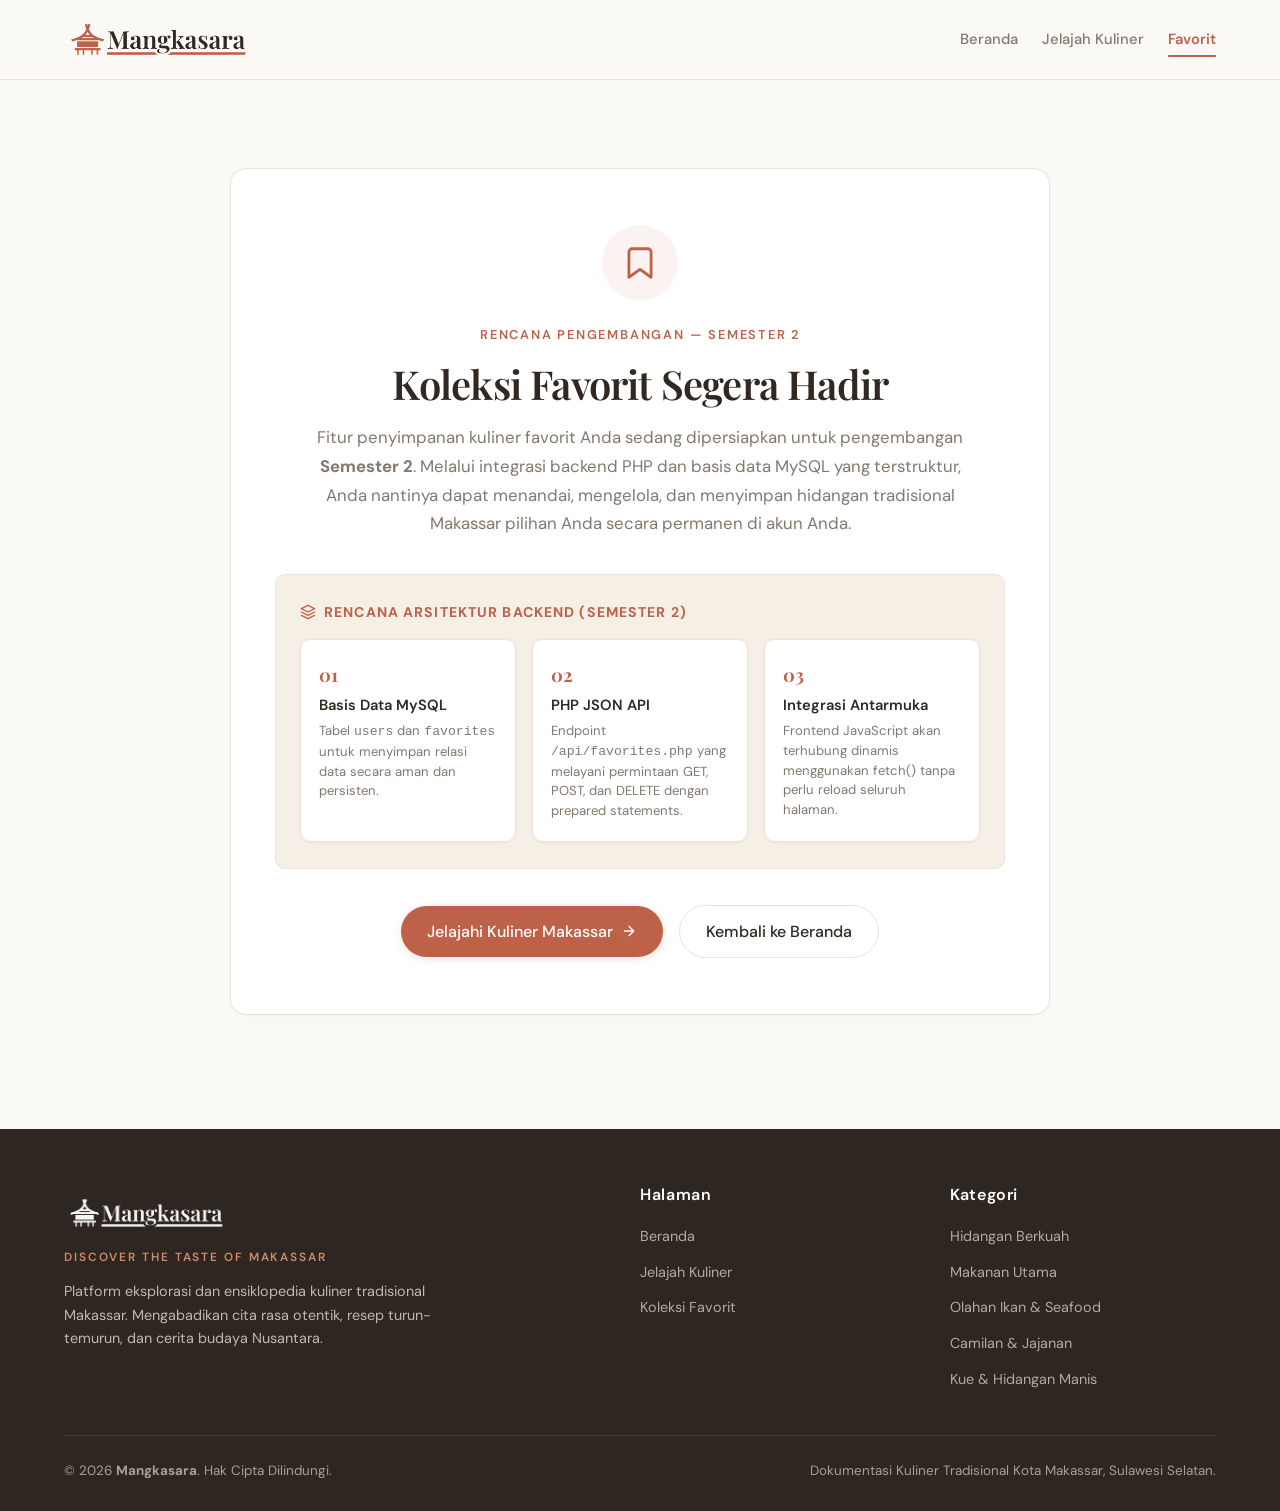
<file: favorites.html>
<!DOCTYPE html>
<html lang="id">
<head>
  <meta charset="UTF-8" />
  <meta name="viewport" content="width=device-width, initial-scale=1.0" />
  <meta name="description" content="Koleksi kuliner favorit Mangkasara — Fitur ini direncanakan untuk tahap pengembangan Semester 2 bersama integrasi backend PHP dan MySQL." />
  <title>Favorit — Mangkasara</title>

  <!-- Favicon & Identitas Dokumen -->
  <link rel="icon" type="image/png" href="assets/favicon.png" />
  <link rel="apple-touch-icon" href="assets/favicon.png" />

  <!-- Stylesheet Proyek Mangkasara -->
  <link rel="stylesheet" href="css/style.css" />
  <link rel="stylesheet" href="css/components.css" />
  <link rel="stylesheet" href="css/responsive.css" />
</head>
<body>

  <!--
    ============================================================================
    NAVBAR / HEADER NAVIGASI
    ============================================================================
  -->
  <header class="site-header">
    <div class="container nav-container">
      <a href="index.html" class="brand-link" aria-label="Mangkasara — Discover the Taste of Makassar">
        <img src="assets/logo-1.png" alt="Mangkasara Logo" class="brand-logo" />
      </a>

      <button 
        type="button" 
        class="btn-mobile-menu" 
        aria-label="Buka menu navigasi" 
        aria-expanded="false"
      >
        <span></span>
        <span></span>
        <span></span>
      </button>

      <nav class="nav-menu" aria-label="Navigasi Utama">
        <ul class="nav-list">
          <li>
            <a href="index.html" class="nav-link">Beranda</a>
          </li>
          <li>
            <a href="explore.html" class="nav-link">Jelajah Kuliner</a>
          </li>
          <li>
            <a href="favorites.html" class="nav-link active">Favorit</a>
          </li>
        </ul>
      </nav>
    </div>
  </header>

  <main class="section">
    <div class="container">
      <!--
        ========================================================================
        COMING SOON / PLACEHOLDER FITUR FAVORIT (SEMESTER 1 MVP)
        ========================================================================
        Sesuai spesifikasi PRD Bab 6.4:
        Halaman ini disediakan sebagai reservasi untuk fitur Favorit masa depan.
        Pada Semester 1, halaman berstatus Coming Soon dan tidak menerapkan
        penyimpanan aktif LocalStorage atau database.
      -->
      <div class="coming-soon-wrapper fade-up">
        <div class="coming-soon-icon" aria-hidden="true">
          <svg viewBox="0 0 24 24" width="38" height="38" fill="none" stroke="currentColor" stroke-width="1.75" stroke-linecap="round" stroke-linejoin="round">
            <path d="M19 21l-7-5-7 5V5a2 2 0 0 1 2-2h10a2 2 0 0 1 2 2z"/>
          </svg>
        </div>

        <span class="coming-soon-category">Rencana Pengembangan — Semester 2</span>

        <h1 class="coming-soon-title font-serif">Koleksi Favorit Segera Hadir</h1>

        <p class="coming-soon-desc">
          Fitur penyimpanan kuliner favorit Anda sedang dipersiapkan untuk pengembangan <strong>Semester 2</strong>.
          Melalui integrasi backend PHP dan basis data MySQL yang terstruktur, Anda nantinya dapat menandai,
          mengelola, dan menyimpan hidangan tradisional Makassar pilihan Anda secara permanen di akun Anda.
        </p>

        <!-- Informasi Rencana Teknis Semester 2 -->
        <div class="coming-soon-roadmap">
          <div class="coming-soon-roadmap-title">
            <svg viewBox="0 0 24 24" width="16" height="16" fill="none" stroke="currentColor" stroke-width="2" stroke-linecap="round" stroke-linejoin="round" aria-hidden="true">
              <polygon points="12 2 2 7 12 12 22 7 12 2"/>
              <polyline points="2 17 12 22 22 17"/>
              <polyline points="2 12 12 17 22 12"/>
            </svg>
            <span>Rencana Arsitektur Backend (Semester 2)</span>
          </div>

          <div class="coming-soon-roadmap-grid">
            <div class="coming-soon-step fade-up" data-delay="1">
              <div class="coming-soon-step-num">01</div>
              <div class="coming-soon-step-title">Basis Data MySQL</div>
              <p class="coming-soon-step-desc">Tabel <code>users</code> dan <code>favorites</code> untuk menyimpan relasi data secara aman dan persisten.</p>
            </div>

            <div class="coming-soon-step fade-up" data-delay="2">
              <div class="coming-soon-step-num">02</div>
              <div class="coming-soon-step-title">PHP JSON API</div>
              <p class="coming-soon-step-desc">Endpoint <code>/api/favorites.php</code> yang melayani permintaan GET, POST, dan DELETE dengan prepared statements.</p>
            </div>

            <div class="coming-soon-step fade-up" data-delay="3">
              <div class="coming-soon-step-num">03</div>
              <div class="coming-soon-step-title">Integrasi Antarmuka</div>
              <p class="coming-soon-step-desc">Frontend JavaScript akan terhubung dinamis menggunakan fetch() tanpa perlu reload seluruh halaman.</p>
            </div>
          </div>
        </div>

        <!-- Tombol Aksi Navigasi Kembali -->
        <div class="coming-soon-actions">
          <a href="explore.html" class="btn btn-primary btn-lg">
            <span>Jelajahi Kuliner Makassar</span>
            <svg class="arrow-icon" viewBox="0 0 24 24" width="16" height="16" fill="none" stroke="currentColor" stroke-width="2" stroke-linecap="round" stroke-linejoin="round" aria-hidden="true">
              <path d="M5 12h14M12 5l7 7-7 7" />
            </svg>
          </a>
          <a href="index.html" class="btn btn-secondary btn-lg">
            <span>Kembali ke Beranda</span>
          </a>
        </div>
      </div>
    </div>
  </main>

  <!--
    ============================================================================
    FOOTER
    ============================================================================
  -->
  <footer class="site-footer">
    <div class="container">
      <div class="footer-grid fade-up">
        <div class="footer-brand">
          <a href="index.html" class="footer-brand-link" aria-label="Mangkasara Beranda">
            <img src="assets/logo-1.png" alt="Mangkasara" class="footer-logo" />
          </a>
          <span class="footer-tagline">DISCOVER THE TASTE OF MAKASSAR</span>
          <p class="footer-desc">
            Platform eksplorasi dan ensiklopedia kuliner tradisional Makassar. Mengabadikan cita rasa otentik, resep turun-temurun, dan cerita budaya Nusantara.
          </p>
        </div>

        <div class="footer-nav">
          <h4 class="footer-heading">Halaman</h4>
          <ul class="footer-links">
            <li><a href="index.html">Beranda</a></li>
            <li><a href="explore.html">Jelajah Kuliner</a></li>
            <li><a href="favorites.html">Koleksi Favorit</a></li>
          </ul>
        </div>

        <div class="footer-categories">
          <h4 class="footer-heading">Kategori</h4>
          <ul class="footer-links">
            <li><a href="explore.html?category=1">Hidangan Berkuah</a></li>
            <li><a href="explore.html?category=2">Makanan Utama</a></li>
            <li><a href="explore.html?category=3">Olahan Ikan & Seafood</a></li>
            <li><a href="explore.html?category=4">Camilan & Jajanan</a></li>
            <li><a href="explore.html?category=5">Kue & Hidangan Manis</a></li>
          </ul>
        </div>
      </div>

      <div class="footer-bottom">
        <div>&copy; 2026 <strong>Mangkasara</strong>. Hak Cipta Dilindungi.</div>
        <div>Dokumentasi Kuliner Tradisional Kota Makassar, Sulawesi Selatan.</div>
      </div>
    </div>
  </footer>

  <!-- Skrip JavaScript -->
  <script src="js/components/page-transition.js"></script>
  <script src="js/components/navbar.js"></script>
  <script src="js/pages/favorites.js"></script>

</body>
</html>
</file>
<file: css/style.css>
/**
 * ==============================================================================
 * MANGKASARA — STYLESHEET UTAMA & DESIGN SYSTEM
 * ==============================================================================
 * File ini mendefinisikan:
 * 1. Design Tokens (Variabel CSS untuk warna, font, radius, dan bayangan).
 * 2. CSS Reset modern untuk konsistensi antar-browser.
 * 3. Tipografi hirarki editorial (Playfair Display untuk judul, DM Sans untuk teks isi).
 * 4. Komposisi layout container dan section grid.
 * 5. Indikator garis progres navigasi & animasi entrance halus.
 * ==============================================================================
 */

/* -------------------------------------------------------------------------- */
/* 1. IMPOR FONT EKSTERNAL (GOOGLE FONTS DENGAN FALLBACK AMAN)                 */
/* -------------------------------------------------------------------------- */
@import url('https://fonts.googleapis.com/css2?family=DM+Sans:ital,opsz,wght@0,9..40,400;0,9..40,500;0,9..40,600;0,9..40,700;1,9..40,400&family=Playfair+Display:ital,wght@0,400;0,600;0,700;1,400&display=swap');

/* -------------------------------------------------------------------------- */
/* 2. DESIGN TOKENS (CSS VARIABLES)                                           */
/* -------------------------------------------------------------------------- */
:root {
  /* Palet Warna Mandatori Sesuai PRD */
  --color-bg: #FBF9F5;              /* Warm cream: Latar belakang utama halaman */
  --color-section: #F5EFE6;         /* Soft beige: Latar belakang section alternatif */
  --color-primary: #BD6249;         /* Terracotta: Warna aksen brand utama */
  --color-primary-soft: #D18A70;    /* Muted terracotta: Aksen lembut untuk hover/tag */
  --color-text: #302821;            /* Dark brown: Teks utama dengan kontras tinggi */
  --color-muted: #82786F;           /* Warm gray: Teks sekunder, deskripsi, & placeholder */
  --color-border: #E9E2D9;          /* Soft beige-gray: Garis batas kartu dan pemisah */
  --color-footer: #2D2621;          /* Deep brown: Latar belakang footer elegan */
  --color-footer-text: #F7F2EA;     /* Warm white: Teks di atas latar gelap footer */

  /* Warna Tambahan Pendukung Interaksi */
  --color-white: #FFFFFF;
  --color-danger: #C0392B;
  --color-danger-bg: #FDEDEC;
  --color-success: #27AE60;

  /* Font Families */
  --font-serif: 'Playfair Display', Georgia, 'Times New Roman', serif;
  --font-sans: 'DM Sans', -apple-system, BlinkMacSystemFont, 'Segoe UI', Roboto, Helvetica, Arial, sans-serif;

  /* Spasi dan Layout */
  --container-max-width: 1200px;
  --header-height: 80px;
  
  /* Efek Bayangan Lembut & Halus (Restrained Shadows) */
  --shadow-subtle: 0 1px 4px rgba(48, 40, 33, 0.03);
  --shadow-card: 0 3px 12px rgba(48, 40, 33, 0.05);
  --shadow-hover: 0 8px 24px rgba(189, 98, 73, 0.09);
  --shadow-modal: 0 16px 40px rgba(45, 38, 33, 0.2);

  /* Radius Sudut (Border Radius) Elegan */
  --radius-sm: 4px;
  --radius-md: 10px;
  --radius-lg: 16px;
  --radius-full: 9999px;

  /* Transisi Halus */
  --transition-fast: 0.18s ease;
  --transition-normal: 0.28s cubic-bezier(0.16, 1, 0.3, 1);
}

/* -------------------------------------------------------------------------- */
/* 3. MODERN CSS RESET & AKSESIBILITAS                                        */
/* -------------------------------------------------------------------------- */
*,
*::before,
*::after {
  box-sizing: border-box;
  margin: 0;
  padding: 0;
}

html {
  font-size: 16px;
  scroll-behavior: smooth;
  -webkit-text-size-adjust: 100%;
}

body {
  min-height: 100vh;
  background-color: var(--color-bg);
  color: var(--color-text);
  font-family: var(--font-sans);
  font-size: 1rem;
  line-height: 1.6;
  text-rendering: optimizeLegibility;
  -webkit-font-smoothing: antialiased;
  -moz-osx-font-smoothing: grayscale;
  display: flex;
  flex-direction: column;
}

main {
  flex: 1 0 auto;
}

img,
picture,
video,
svg {
  display: block;
  max-width: 100%;
  height: auto;
}

input,
button,
textarea,
select {
  font: inherit;
  color: inherit;
}

button {
  cursor: pointer;
  background: none;
  border: none;
}

a {
  color: inherit;
  text-decoration: none;
  transition: color var(--transition-fast);
}

ul,
ol {
  list-style: none;
}

/* -------------------------------------------------------------------------- */
/* 4. INDIKATOR PROGRES NAVIGASI & ANIMASI ENTRANCE                           */
/* -------------------------------------------------------------------------- */
/*
  Garis terracotta sangat tipis di bagian atas viewport saat navigasi antar-halaman.
  Memberikan kepastian visual responsif tanpa menutupi konten (non-blocking).
*/
#page-progress-bar {
  position: fixed;
  top: 0;
  left: 0;
  height: 2.5px;
  width: 0%;
  background-color: var(--color-primary);
  z-index: 9999;
  opacity: 0;
  pointer-events: none;
  transition: width 0.28s cubic-bezier(0.1, 0.8, 0.2, 1), opacity 0.18s ease;
}

#page-progress-bar.is-active {
  opacity: 1;
}

/* Animasi masuk konten halaman (halus, singkat, tanpa layout shift) */
.page-content-enter {
  animation: pageEntrance 0.3s cubic-bezier(0.16, 1, 0.3, 1) forwards;
}

@keyframes pageEntrance {
  from {
    opacity: 0;
    transform: translateY(5px);
  }
  to {
    opacity: 1;
    transform: translateY(0);
  }
}

/* Dukungan Aksesibilitas prefers-reduced-motion */
@media (prefers-reduced-motion: reduce) {
  html {
    scroll-behavior: auto !important;
  }
  .page-content-enter {
    animation: none !important;
    opacity: 1 !important;
    transform: none !important;
  }
  #page-progress-bar {
    transition: none !important;
  }
  * {
    animation-duration: 0.01ms !important;
    animation-iteration-count: 1 !important;
    transition-duration: 0.01ms !important;
  }
}

/* -------------------------------------------------------------------------- */
/* 5. TIPOGRAFI HIRARKI (EDITORIAL CULINARY STYLE)                            */
/* -------------------------------------------------------------------------- */
h1, h2, h3, h4, .font-serif {
  font-family: var(--font-serif);
  color: var(--color-text);
  font-weight: 600;
  line-height: 1.25;
}

h1 {
  font-size: clamp(2.2rem, 4vw + 1rem, 3.5rem);
  letter-spacing: -0.02em;
}

h2 {
  font-size: clamp(1.75rem, 2.5vw + 0.8rem, 2.35rem);
  letter-spacing: -0.01em;
}

h3 {
  font-size: 1.35rem;
}

h4 {
  font-size: 1.1rem;
}

p {
  color: var(--color-text);
  margin-bottom: 1rem;
}

p:last-child {
  margin-bottom: 0;
}

.text-muted {
  color: var(--color-muted);
}

.text-primary {
  color: var(--color-primary);
}

/* -------------------------------------------------------------------------- */
/* 6. STRUKTUR CONTAINER & SECTION                                            */
/* -------------------------------------------------------------------------- */
.container {
  width: 100%;
  max-width: var(--container-max-width);
  margin-left: auto;
  margin-right: auto;
  padding-left: 24px;
  padding-right: 24px;
}

.section {
  padding-top: 64px;
  padding-bottom: 64px;
}

.section-alt {
  background-color: var(--color-section);
  border-top: 1px solid var(--color-border);
  border-bottom: 1px solid var(--color-border);
}

.section-header {
  text-align: center;
  max-width: 680px;
  margin-left: auto;
  margin-right: auto;
  margin-bottom: 44px;
}

/* Badge kategori/seksi editorial bersih (tanpa dekorasi berlebihan) */
.section-badge {
  display: inline-block;
  font-size: 0.76rem;
  font-weight: 600;
  text-transform: uppercase;
  letter-spacing: 0.12em;
  color: var(--color-primary);
  background-color: rgba(189, 98, 73, 0.07);
  padding: 5px 12px;
  border-radius: var(--radius-sm);
  margin-bottom: 12px;
  border: 1px solid rgba(189, 98, 73, 0.14);
}

.section-title {
  margin-bottom: 12px;
}

.section-subtitle {
  color: var(--color-muted);
  font-size: 1.02rem;
  line-height: 1.6;
}

/* -------------------------------------------------------------------------- */
/* 7. TOMBOL (BUTTONS)                                                        */
/* -------------------------------------------------------------------------- */
.btn {
  display: inline-flex;
  align-items: center;
  justify-content: center;
  gap: 8px;
  padding: 11px 22px;
  font-size: 0.92rem;
  font-weight: 500;
  border-radius: var(--radius-full);
  transition: all var(--transition-fast);
  text-decoration: none;
  white-space: nowrap;
}

.btn:focus-visible {
  outline: 2px solid var(--color-primary);
  outline-offset: 2px;
}

.btn-primary {
  background-color: var(--color-primary);
  color: #FFFFFF;
  box-shadow: 0 2px 8px rgba(189, 98, 73, 0.2);
}

.btn-primary:hover {
  background-color: #A9533B;
  color: #FFFFFF;
  transform: translateY(-1px);
  box-shadow: 0 4px 14px rgba(189, 98, 73, 0.28);
}

.btn-secondary {
  background-color: #FFFFFF;
  color: var(--color-text);
  border: 1px solid var(--color-border);
}

.btn-secondary:hover {
  background-color: var(--color-section);
  border-color: var(--color-primary-soft);
  color: var(--color-primary);
  transform: translateY(-1px);
  box-shadow: 0 3px 10px rgba(48, 40, 33, 0.06);
}

.btn-outline {
  border: 1px solid var(--color-primary);
  color: var(--color-primary);
  background: transparent;
}

.btn-outline:hover {
  background-color: var(--color-primary);
  color: #FFFFFF;
  transform: translateY(-1px);
  box-shadow: 0 3px 10px rgba(189, 98, 73, 0.2);
}

.btn-sm {
  padding: 7px 14px;
  font-size: 0.82rem;
}

.btn-lg {
  padding: 13px 26px;
  font-size: 1rem;
}

/* -------------------------------------------------------------------------- */
/* 8. INITIAL PAGE-LOAD FADE-UP ANIMATION SYSTEM                              */
/* (Page Load Only — No Scroll Triggers — Respects prefers-reduced-motion)    */
/* -------------------------------------------------------------------------- */
@keyframes pageLoadFadeUp {
  0% {
    opacity: 0;
    transform: translateY(14px);
  }
  100% {
    opacity: 1;
    transform: translateY(0);
  }
}

/* Fallback default: Elemen secara default tampil penuh dan statis */
.fade-up {
  opacity: 1;
  transform: none;
}

@media (prefers-reduced-motion: no-preference) {
  /* Dipicu HANYA saat inisialisasi awal pemuatan halaman (Page Load Only) */
  html.page-animating .fade-up {
    animation: pageLoadFadeUp 0.38s cubic-bezier(0.16, 1, 0.3, 1) both;
  }

  /* Stagger delays minimal dan singkat (40ms - 200ms) */
  html.page-animating .fade-up[data-delay="1"] { animation-delay: 40ms; }
  html.page-animating .fade-up[data-delay="2"] { animation-delay: 80ms; }
  html.page-animating .fade-up[data-delay="3"] { animation-delay: 120ms; }
  html.page-animating .fade-up[data-delay="4"] { animation-delay: 160ms; }
  html.page-animating .fade-up[data-delay="5"] { animation-delay: 200ms; }
}

@media (prefers-reduced-motion: reduce) {
  .fade-up {
    opacity: 1 !important;
    transform: none !important;
    animation: none !important;
    transition: none !important;
  }
}
</file>
<file: css/components.css>
/**
 * ==============================================================================
 * MANGKASARA — STYLESHEET KOMPONEN UI (REFINED EDITORIAL STYLE)
 * ==============================================================================
 * Mengatur gaya tampilan antarmuka yang bersih, elegan, dan profesional:
 * 1. Navbar & Header Navigasi.
 * 2. Hero Section & Media Komposisi Fotografi.
 * 3. Pilar Pengenalan Nilai Budaya (Editorial Numbering).
 * 4. Food Card (Kartu Makanan) & Badge Kategori Netral.
 * 5. Kategori Kuliner Editorial (01 - 05, tanpa emoji).
 * 6. Kutipan Budaya Editorial.
 * 7. Explore Toolbar (Pencarian & Pill Filter Kategori).
 * 8. Empty State Minimalis & Modal Random Culinary.
 * 9. Halaman Detail Kuliner (Ensiklopedia).
 * 10. Halaman Favorit (Koleksi Tersimpan).
 * 11. Footer Editorial.
 * ==============================================================================
 */

/* -------------------------------------------------------------------------- */
/* 1. NAVBAR & HEADER                                                         */
/* -------------------------------------------------------------------------- */
.site-header {
  position: sticky;
  top: 0;
  z-index: 100;
  background-color: rgba(251, 249, 245, 0.96);
  backdrop-filter: blur(8px);
  -webkit-backdrop-filter: blur(8px);
  border-bottom: 1px solid var(--color-border);
  height: var(--header-height);
  transition: all var(--transition-fast);
}

.nav-container {
  display: flex;
  align-items: center;
  justify-content: space-between;
  height: 100%;
  position: relative;
}

/* Brand Wordmark & Logo Mangkasara */
.brand-link {
  display: inline-flex;
  align-items: center;
  text-decoration: none;
  transition: opacity var(--transition-fast), transform var(--transition-fast);
}

.brand-link:hover {
  opacity: 0.92;
}

.brand-logo {
  height: 64px;
  width: auto;
  max-width: 220px;
  object-fit: contain;
  display: block;
}

.brand-wordmark {
  font-family: var(--font-serif);
  font-size: 1.55rem;
  font-weight: 700;
  letter-spacing: 0.1em;
  color: var(--color-text);
  line-height: 1;
}

.brand-tagline {
  font-size: 0.65rem;
  text-transform: uppercase;
  letter-spacing: 0.15em;
  color: var(--color-primary);
  font-weight: 600;
  margin-top: 3px;
}

/* Menu Navigasi Desktop */
.nav-menu {
  display: flex;
  align-items: center;
  gap: 32px;
}

.nav-list {
  display: flex;
  align-items: center;
  gap: 24px;
}

.nav-link {
  position: relative;
  font-size: 0.92rem;
  font-weight: 500;
  color: var(--color-muted);
  padding: 6px 0;
  transition: color var(--transition-fast);
  display: inline-flex;
  align-items: center;
  gap: 6px;
}

.nav-link:hover {
  color: var(--color-primary);
}

.nav-link.active {
  color: var(--color-primary);
  font-weight: 600;
}

.nav-link.active::after {
  content: '';
  position: absolute;
  bottom: 0;
  left: 0;
  width: 100%;
  height: 2px;
  background-color: var(--color-primary);
  border-radius: var(--radius-full);
}

/* Badge Indikator Jumlah Favorit */
.favorites-count-badge {
  display: inline-flex;
  align-items: center;
  justify-content: center;
  min-width: 18px;
  height: 18px;
  padding: 0 5px;
  font-size: 0.7rem;
  font-weight: 700;
  color: #FFFFFF;
  background-color: var(--color-primary);
  border-radius: var(--radius-full);
  line-height: 1;
}

/* Tombol Hamburger Menu Mobile */
.btn-mobile-menu {
  display: none;
  flex-direction: column;
  justify-content: center;
  gap: 5px;
  width: 40px;
  height: 40px;
  padding: 8px;
  background: transparent;
  border-radius: var(--radius-sm);
  z-index: 101;
}

.btn-mobile-menu span {
  display: block;
  width: 100%;
  height: 2px;
  background-color: var(--color-text);
  border-radius: 2px;
  transition: transform 0.25s ease, opacity 0.25s ease;
}

.btn-mobile-menu.is-active span:nth-child(1) {
  transform: translateY(7px) rotate(45deg);
}

.btn-mobile-menu.is-active span:nth-child(2) {
  opacity: 0;
}

.btn-mobile-menu.is-active span:nth-child(3) {
  transform: translateY(-7px) rotate(-45deg);
}

/* -------------------------------------------------------------------------- */
/* 2. HERO SECTION HOMEPAGE                                                   */
/* -------------------------------------------------------------------------- */
.hero-section {
  padding-top: 52px;
  padding-bottom: 68px;
  overflow: hidden;
}

.hero-grid {
  display: grid;
  grid-template-columns: 1.15fr 0.85fr;
  align-items: center;
  gap: 48px;
}

.hero-content {
  max-width: 580px;
}

.hero-badge {
  display: inline-block;
  font-size: 0.78rem;
  font-weight: 600;
  letter-spacing: 0.1em;
  text-transform: uppercase;
  color: var(--color-primary);
  background-color: rgba(189, 98, 73, 0.08);
  border: 1px solid rgba(189, 98, 73, 0.18);
  padding: 5px 14px;
  border-radius: var(--radius-sm);
  margin-bottom: 18px;
}

.hero-title {
  font-size: clamp(2.4rem, 4.2vw, 3.5rem);
  line-height: 1.15;
  margin-bottom: 20px;
  color: var(--color-text);
}

.hero-title span {
  color: var(--color-primary);
  font-style: italic;
}

.hero-description {
  font-size: 1.12rem;
  color: var(--color-muted);
  line-height: 1.65;
  margin-bottom: 32px;
}

.hero-actions {
  display: flex;
  align-items: center;
  gap: 14px;
  flex-wrap: wrap;
}

/* Media Gambar Hero */
.hero-media {
  position: relative;
}

.hero-image-wrapper {
  position: relative;
  border-radius: var(--radius-lg);
  overflow: hidden;
  box-shadow: var(--shadow-card);
  border: 1px solid var(--color-border);
  background-color: var(--color-section);
  aspect-ratio: 4 / 3.7;
}

.hero-image {
  width: 100%;
  height: 100%;
  object-fit: cover;
  transition: transform 0.6s cubic-bezier(0.16, 1, 0.3, 1);
}

.hero-image-wrapper:hover .hero-image {
  transform: scale(1.02);
}

/* Kartu Mengambang Minimalis pada Hero Media */
.hero-floating-card {
  position: absolute;
  bottom: -16px;
  left: -16px;
  background-color: #FFFFFF;
  padding: 12px 18px;
  border-radius: var(--radius-md);
  box-shadow: 0 8px 24px rgba(48, 40, 33, 0.08);
  border: 1px solid var(--color-border);
  display: flex;
  align-items: center;
  gap: 12px;
  max-width: 270px;
}

.floating-accent-line {
  width: 3px;
  height: 32px;
  border-radius: 2px;
  background-color: var(--color-primary);
  flex-shrink: 0;
}

.floating-text h4 {
  font-size: 0.88rem;
  font-family: var(--font-sans);
  font-weight: 700;
  margin-bottom: 2px;
  color: var(--color-text);
}

.floating-text p {
  font-size: 0.74rem;
  color: var(--color-muted);
  margin: 0;
  line-height: 1.4;
}

/* -------------------------------------------------------------------------- */
/* 3. INTRODUCTION / PILLARS SECTION (EDITORIAL NUMBERING)                    */
/* -------------------------------------------------------------------------- */
.pillars-grid {
  display: grid;
  grid-template-columns: repeat(3, 1fr);
  gap: 28px;
}

.pillar-card {
  background-color: #FFFFFF;
  padding: 32px 28px;
  border-radius: var(--radius-md);
  border: 1px solid var(--color-border);
  box-shadow: var(--shadow-subtle);
  transition: transform var(--transition-normal), border-color var(--transition-fast), box-shadow var(--transition-normal);
  display: flex;
  flex-direction: column;
}

.pillar-card:hover {
  transform: translateY(-4px);
  border-color: var(--color-primary-soft);
  box-shadow: var(--shadow-hover);
}

.pillar-num {
  font-size: 1.6rem;
  font-family: var(--font-serif);
  font-weight: 700;
  color: var(--color-primary);
  margin-bottom: 12px;
  display: block;
  letter-spacing: 0.04em;
}

.pillar-title {
  font-size: 1.25rem;
  margin-bottom: 10px;
  color: var(--color-text);
}

.pillar-desc {
  font-size: 0.92rem;
  color: var(--color-muted);
  line-height: 1.6;
}

/* -------------------------------------------------------------------------- */
/* 4. FOOD CARD COMPONENT (KARTU KULINER)                                     */
/* -------------------------------------------------------------------------- */
.food-grid {
  display: grid;
  grid-template-columns: repeat(3, 1fr);
  gap: 28px;
}

.food-card {
  background-color: #FFFFFF;
  border-radius: var(--radius-md);
  border: 1px solid var(--color-border);
  overflow: hidden;
  box-shadow: var(--shadow-subtle);
  display: flex;
  flex-direction: column;
  transition: transform var(--transition-normal), box-shadow var(--transition-normal), border-color var(--transition-fast);
  position: relative;
}

.food-card:hover {
  transform: translateY(-5px);
  box-shadow: var(--shadow-hover);
  border-color: var(--color-primary-soft);
}

.food-card-media {
  position: relative;
  width: 100%;
  aspect-ratio: 16 / 10;
  overflow: hidden;
  background-color: var(--color-section);
}

.food-card-image-link {
  display: block;
  width: 100%;
  height: 100%;
}

.food-card-image {
  width: 100%;
  height: 100%;
  object-fit: cover;
  transition: transform 0.5s cubic-bezier(0.16, 1, 0.3, 1);
}

.food-card:hover .food-card-image {
  transform: scale(1.03);
}

/* Kategori Kuliner dalam Kartu (Editorial Overline) */
.food-card-category {
  font-size: 0.72rem;
  font-weight: 600;
  text-transform: uppercase;
  letter-spacing: 0.12em;
  color: var(--color-primary);
  margin-bottom: 6px;
  display: block;
  line-height: 1.3;
}

.food-card-content {
  padding: 22px 24px 20px;
  display: flex;
  flex-direction: column;
  flex: 1 0 auto;
}

.food-card-title {
  font-family: var(--font-serif);
  font-size: 1.25rem;
  margin-bottom: 8px;
  line-height: 1.3;
}

.food-card-title a {
  color: var(--color-text);
  text-decoration: none;
  transition: color var(--transition-fast);
}

.food-card-title a:hover {
  color: var(--color-primary);
}

.food-card-description {
  font-size: 0.88rem;
  color: var(--color-muted);
  line-height: 1.6;
  margin-bottom: 18px;
  display: -webkit-box;
  -webkit-line-clamp: 2;
  -webkit-box-orient: vertical;
  overflow: hidden;
  flex: 1 0 auto;
}

.food-card-footer {
  display: flex;
  align-items: center;
  justify-content: flex-end;
  padding-top: 14px;
  border-top: 1px solid var(--color-border);
}

.btn-card-detail {
  display: inline-flex;
  align-items: center;
  gap: 6px;
  font-size: 0.84rem;
  font-weight: 600;
  color: var(--color-primary);
  text-decoration: none;
  transition: gap var(--transition-fast), color var(--transition-fast);
}

.btn-card-detail:hover {
  color: #A9533B;
  gap: 9px;
}

/* -------------------------------------------------------------------------- */
/* 5. CATEGORY SECTION & EDITORIAL CARDS                                      */
/* -------------------------------------------------------------------------- */
#categories {
  scroll-margin-top: calc(var(--header-height) + 24px);
}

.categories-grid {
  display: grid;
  grid-template-columns: repeat(5, 1fr);
  gap: 18px;
}

.category-card {
  background-color: #FFFFFF;
  border: 1px solid var(--color-border);
  border-radius: var(--radius-md);
  padding: 24px 20px;
  text-decoration: none;
  transition: transform var(--transition-normal), border-color var(--transition-fast), box-shadow var(--transition-normal);
  display: flex;
  flex-direction: column;
  justify-content: space-between;
  min-height: 220px;
  position: relative;
}

.category-card:hover {
  transform: translateY(-5px);
  border-color: var(--color-primary-soft);
  box-shadow: var(--shadow-hover);
}

.category-card-top {
  display: flex;
  align-items: center;
  justify-content: space-between;
  margin-bottom: 16px;
}

.category-index {
  font-family: var(--font-serif);
  font-size: 1.15rem;
  font-weight: 700;
  color: var(--color-primary);
  letter-spacing: 0.05em;
}

.category-card-count {
  font-size: 0.78rem;
  font-weight: 500;
  color: var(--color-muted);
  background-color: var(--color-section);
  padding: 3px 10px;
  border-radius: var(--radius-full);
}

.category-card-name {
  font-size: 1.15rem;
  font-family: var(--font-serif);
  color: var(--color-text);
  line-height: 1.3;
  margin-bottom: 10px;
  transition: color var(--transition-fast);
}

.category-card:hover .category-card-name {
  color: var(--color-primary);
}

.category-card-desc {
  font-size: 0.85rem;
  color: var(--color-muted);
  line-height: 1.5;
  margin-bottom: 18px;
  flex: 1 0 auto;
}

.category-card-action {
  display: inline-flex;
  align-items: center;
  gap: 6px;
  font-size: 0.82rem;
  font-weight: 600;
  color: var(--color-primary);
  padding-top: 12px;
  border-top: 1px dashed var(--color-border);
  transition: gap var(--transition-fast);
}

.category-card:hover .category-card-action {
  gap: 10px;
}

.categories-footer-prompt {
  margin-top: 40px;
  text-align: center;
  display: flex;
  align-items: center;
  justify-content: center;
  gap: 12px;
  flex-wrap: wrap;
  font-size: 0.95rem;
  color: var(--color-muted);
}

.link-editorial-arrow {
  color: var(--color-primary);
  font-weight: 600;
  display: inline-flex;
  align-items: center;
  gap: 6px;
  transition: gap var(--transition-fast), color var(--transition-fast);
}

.link-editorial-arrow:hover {
  color: #A9533B;
  gap: 10px;
}

/* -------------------------------------------------------------------------- */
/* 6. EDITORIAL STORY SECTION                                                 */
/* -------------------------------------------------------------------------- */
.editorial-quote-box {
  max-width: 860px;
  margin: 0 auto;
  text-align: center;
  padding: 48px 32px;
  background-color: var(--color-section);
  border-radius: var(--radius-lg);
  border: 1px solid var(--color-border);
  position: relative;
}

.quote-symbol {
  font-family: var(--font-serif);
  font-size: 3.5rem;
  color: var(--color-primary-soft);
  opacity: 0.35;
  line-height: 1;
  margin-bottom: -12px;
}

.editorial-text {
  font-family: var(--font-serif);
  font-size: 1.4rem;
  line-height: 1.6;
  color: var(--color-text);
  font-style: italic;
  margin-bottom: 20px;
}

.editorial-author {
  font-size: 0.88rem;
  text-transform: uppercase;
  letter-spacing: 0.12em;
  font-weight: 600;
  color: var(--color-primary);
}

/* -------------------------------------------------------------------------- */
/* 7. EXPLORE TOOLBAR (SEARCH & FILTER PILLS)                                 */
/* -------------------------------------------------------------------------- */
.explore-toolbar {
  background-color: #FFFFFF;
  border: 1px solid var(--color-border);
  border-radius: var(--radius-lg);
  padding: 24px;
  margin-bottom: 36px;
  box-shadow: var(--shadow-subtle);
}

.explore-search-row {
  display: flex;
  align-items: center;
  gap: 16px;
  margin-bottom: 22px;
}

.search-input-wrapper {
  position: relative;
  flex: 1;
}

.search-icon {
  position: absolute;
  left: 18px;
  top: 50%;
  transform: translateY(-50%);
  color: var(--color-muted);
  pointer-events: none;
}

.search-input {
  width: 100%;
  height: 50px;
  padding: 0 46px 0 48px;
  border: 1px solid var(--color-border);
  border-radius: var(--radius-full);
  background-color: var(--color-bg);
  font-size: 0.98rem;
  color: var(--color-text);
  transition: all var(--transition-fast);
}

.search-input:focus {
  outline: none;
  border-color: var(--color-primary);
  background-color: #FFFFFF;
  box-shadow: 0 0 0 3px rgba(189, 98, 73, 0.12);
}

.btn-clear-search {
  position: absolute;
  right: 14px;
  top: 50%;
  transform: translateY(-50%);
  color: var(--color-muted);
  width: 24px;
  height: 24px;
  border-radius: var(--radius-full);
  display: none;
  align-items: center;
  justify-content: center;
  font-size: 0.9rem;
}

.btn-clear-search:hover {
  color: var(--color-text);
}

.toolbar-actions {
  display: flex;
  gap: 12px;
}

/* Filter Kategori Pills */
.category-filter-wrapper {
  display: flex;
  align-items: center;
  justify-content: space-between;
  gap: 16px;
  flex-wrap: wrap;
}

.category-pills-list {
  display: flex;
  align-items: center;
  gap: 8px;
  flex-wrap: wrap;
  scrollbar-width: thin;
  scrollbar-color: var(--color-primary-soft) var(--color-section);
}

.category-pills-list::-webkit-scrollbar {
  height: 5px;
}

.category-pills-list::-webkit-scrollbar-track {
  background: var(--color-section);
  border-radius: var(--radius-full);
}

.category-pills-list::-webkit-scrollbar-thumb {
  background: var(--color-primary-soft);
  border-radius: var(--radius-full);
}

.category-pills-list::-webkit-scrollbar-thumb:hover {
  background: var(--color-primary);
}

.btn-category-pill {
  padding: 7px 16px;
  font-size: 0.86rem;
  font-weight: 500;
  border-radius: var(--radius-full);
  background-color: var(--color-bg);
  color: var(--color-muted);
  border: 1px solid var(--color-border);
  transition: all var(--transition-fast);
}

.btn-category-pill:hover {
  color: var(--color-primary);
  border-color: var(--color-primary-soft);
}

.btn-category-pill.active {
  background-color: var(--color-primary);
  color: #FFFFFF;
  border-color: var(--color-primary);
  box-shadow: 0 2px 8px rgba(189, 98, 73, 0.22);
}

.btn-reset-filter {
  font-size: 0.84rem;
  color: var(--color-muted);
  display: inline-flex;
  align-items: center;
  gap: 6px;
  padding: 7px 14px;
  border-radius: var(--radius-full);
  border: 1px dashed var(--color-border);
  transition: all var(--transition-fast);
}

.btn-reset-filter:hover {
  color: var(--color-primary);
  border-color: var(--color-primary);
  background-color: rgba(189, 98, 73, 0.04);
}

.explore-results-status {
  display: flex;
  align-items: center;
  justify-content: space-between;
  margin-bottom: 24px;
  font-size: 0.92rem;
  color: var(--color-muted);
}

/* -------------------------------------------------------------------------- */
/* 8. EMPTY STATE & MODAL RANDOM CULINARY                                     */
/* -------------------------------------------------------------------------- */
.empty-state {
  text-align: center;
  padding: 56px 24px;
  background-color: #FFFFFF;
  border-radius: var(--radius-lg);
  border: 1px dashed var(--color-border);
  max-width: 540px;
  margin: 32px auto;
}

.empty-state-icon {
  width: 68px;
  height: 68px;
  border-radius: var(--radius-full);
  background-color: var(--color-section);
  color: var(--color-primary);
  display: flex;
  align-items: center;
  justify-content: center;
  margin: 0 auto 18px;
}

.empty-state-title {
  font-size: 1.35rem;
  margin-bottom: 8px;
}

.empty-state-desc {
  font-size: 0.92rem;
  color: var(--color-muted);
  margin-bottom: 22px;
  line-height: 1.6;
}

/* Modal Random Culinary */
.modal-backdrop {
  position: fixed;
  inset: 0;
  background-color: rgba(45, 38, 33, 0.6);
  backdrop-filter: blur(4px);
  -webkit-backdrop-filter: blur(4px);
  z-index: 200;
  display: none;
  align-items: center;
  justify-content: center;
  padding: 24px;
  opacity: 0;
  transition: opacity var(--transition-fast);
}

.modal-backdrop.is-open {
  display: flex;
  opacity: 1;
}

.modal-dialog {
  background-color: #FFFFFF;
  border-radius: var(--radius-lg);
  max-width: 500px;
  width: 100%;
  overflow: hidden;
  box-shadow: var(--shadow-modal);
  /* border: 1px solid var(--color-border); */
  transform: scale(0.96);
  transition: transform var(--transition-normal);
  position: relative;
}

.modal-backdrop.is-open .modal-dialog {
  transform: scale(1);
}

.modal-close-btn {
  position: absolute;
  top: 14px;
  right: 14px;
  width: 34px;
  height: 34px;
  border-radius: var(--radius-full);
  background-color: rgba(255, 255, 255, 0.9);
  color: var(--color-text);
  border: none;
  outline: none;
  cursor: pointer;
  display: flex;
  align-items: center;
  justify-content: center;
  z-index: 5;
  box-shadow: var(--shadow-subtle);
  transition: all var(--transition-fast);
  font-size: 0.9rem;
}

.modal-close-btn:hover {
  background-color: var(--color-text);
  color: #FFFFFF;
}

.modal-media {
  width: 100%;
  max-width: 100%;
  margin: 0;
  padding: 0;
  padding-left: 0;
  padding-right: 0;
  aspect-ratio: 16 / 10;
  background-color: var(--color-section);
  position: relative;
  overflow: hidden;
  border: none;
  outline: none;
  box-shadow: none;
}

.modal-image {
  display: block;
  width: 100%;
  max-width: 100%;
  height: 100%;
  margin: 0;
  padding: 0;
  border: none;
  outline: none;
  box-shadow: none;
  object-fit: cover;
}

.modal-body {
  padding: 26px;
}

.modal-header-badge,
.modal-category {
  display: block;
  font-size: 0.74rem;
  font-weight: 600;
  text-transform: uppercase;
  letter-spacing: 0.12em;
  color: var(--color-primary);
  margin-bottom: 8px;
}

.modal-title {
  font-size: 1.5rem;
  margin-bottom: 10px;
}

.modal-desc {
  font-size: 0.92rem;
  color: var(--color-muted);
  line-height: 1.6;
  margin-bottom: 22px;
}

.modal-actions {
  display: flex;
  gap: 12px;
}

/* -------------------------------------------------------------------------- */
/* 9. FOOD DETAIL PAGE STYLING                                               */
/* -------------------------------------------------------------------------- */
.detail-breadcrumb-bar {
  padding: 18px 0;
  border-bottom: 1px solid var(--color-border);
  margin-bottom: 34px;
}

.breadcrumb-list {
  display: flex;
  align-items: center;
  gap: 8px;
  font-size: 0.86rem;
  color: var(--color-muted);
}

.breadcrumb-list a:hover {
  color: var(--color-primary);
}

.breadcrumb-separator {
  color: var(--color-border);
}

.breadcrumb-current {
  color: var(--color-text);
  font-weight: 500;
}

/* Detail Hero Layout */
.detail-hero-grid {
  display: grid;
  grid-template-columns: 1fr 1fr;
  gap: 44px;
  align-items: start;
  margin-bottom: 52px;
}

.detail-media-container {
  position: relative;
  border-radius: var(--radius-lg);
  overflow: hidden;
  box-shadow: var(--shadow-card);
  border: 1px solid var(--color-border);
  background-color: var(--color-section);
  aspect-ratio: 4 / 3.2;
}

.detail-image {
  width: 100%;
  height: 100%;
  object-fit: cover;
}

.detail-info {
  display: flex;
  flex-direction: column;
}

.detail-meta-row {
  display: flex;
  align-items: center;
  justify-content: space-between;
  margin-bottom: 14px;
}

.detail-category-link,
.detail-category-badge {
  font-size: 0.82rem;
  font-weight: 600;
  text-transform: uppercase;
  letter-spacing: 0.14em;
  color: var(--color-primary);
  text-decoration: none;
  transition: color var(--transition-fast);
}

.detail-category-link:hover,
.detail-category-badge:hover {
  color: #A9533B;
}

.btn-detail-favorite {
  display: inline-flex;
  align-items: center;
  gap: 8px;
  padding: 7px 15px;
  border-radius: var(--radius-full);
  background-color: #FFFFFF;
  border: 1px solid var(--color-border);
  font-size: 0.86rem;
  font-weight: 500;
  transition: transform var(--transition-fast), border-color var(--transition-fast), color var(--transition-fast), background-color var(--transition-fast), box-shadow var(--transition-fast);
}

.btn-detail-favorite:hover {
  border-color: var(--color-primary-soft);
  color: var(--color-primary);
  transform: translateY(-1px);
  box-shadow: 0 2px 8px rgba(48, 40, 33, 0.05);
}

.btn-detail-favorite.is-favorite {
  background-color: var(--color-danger-bg);
  border-color: rgba(192, 57, 43, 0.25);
  color: var(--color-danger);
}

.btn-detail-favorite.is-favorite .heart-icon {
  fill: var(--color-danger);
  stroke: var(--color-danger);
}

.detail-title {
  font-size: clamp(2rem, 3.2vw, 2.75rem);
  line-height: 1.2;
  margin-bottom: 14px;
}

.detail-lead {
  font-size: 1.1rem;
  color: var(--color-muted);
  line-height: 1.65;
  margin-bottom: 26px;
}

.detail-characteristics-card {
  background-color: var(--color-section);
  border: 1px solid var(--color-border);
  border-left: 3px solid var(--color-primary);
  border-radius: var(--radius-md);
  padding: 18px 20px;
  margin-bottom: 22px;
}

.detail-characteristics-card h4 {
  font-size: 0.9rem;
  text-transform: uppercase;
  letter-spacing: 0.08em;
  color: var(--color-primary);
  margin-bottom: 6px;
}

.detail-characteristics-card p {
  font-size: 0.94rem;
  color: var(--color-text);
  line-height: 1.55;
  margin: 0;
}

.detail-content-layout {
  display: grid;
  grid-template-columns: 2fr 1fr;
  gap: 44px;
  margin-bottom: 60px;
}

.detail-main-text {
  background-color: #FFFFFF;
  border: 1px solid var(--color-border);
  border-radius: var(--radius-lg);
  padding: 34px;
  box-shadow: var(--shadow-subtle);
}

.detail-section-block {
  margin-bottom: 34px;
}

.detail-section-block:last-child {
  margin-bottom: 0;
}

.detail-heading {
  font-size: 1.4rem;
  margin-bottom: 16px;
  padding-bottom: 10px;
  border-bottom: 1px solid var(--color-border);
}

.detail-prose p {
  font-size: 1rem;
  line-height: 1.75;
  color: var(--color-text);
  margin-bottom: 16px;
}

.detail-history-box {
  background-color: var(--color-section);
  border-radius: var(--radius-md);
  padding: 24px;
  border: 1px solid var(--color-border);
}

.detail-history-box h3 {
  color: var(--color-primary);
  margin-bottom: 10px;
  font-size: 1.25rem;
}

/* -------------------------------------------------------------------------- */
/* CARA PEMBUATAN / LANGKAH PEMBUATAN TRADISIONAL                             */
/* -------------------------------------------------------------------------- */
.preparation-steps-list {
  display: flex;
  flex-direction: column;
  gap: 14px;
  list-style: none;
  padding: 0;
  margin: 0;
}

.preparation-step-item {
  display: flex;
  align-items: flex-start;
  gap: 16px;
  padding: 16px 20px;
  background-color: var(--color-bg);
  border: 1px solid var(--color-border);
  border-radius: var(--radius-md);
  transition: border-color var(--transition-fast), box-shadow var(--transition-fast);
}

.preparation-step-item:hover {
  border-color: var(--color-primary-soft);
  box-shadow: var(--shadow-subtle);
}

.step-number {
  display: inline-flex;
  align-items: center;
  justify-content: center;
  width: 32px;
  height: 32px;
  border-radius: var(--radius-full);
  background-color: rgba(189, 98, 73, 0.1);
  color: var(--color-primary);
  font-family: var(--font-serif);
  font-size: 1rem;
  font-weight: 700;
  flex-shrink: 0;
  margin-top: 2px;
}

.step-text {
  font-size: 0.95rem;
  color: var(--color-text);
  line-height: 1.65;
  margin: 0;
  flex: 1;
}

.preparation-empty-note {
  font-size: 0.92rem;
  color: var(--color-muted);
  font-style: italic;
  margin: 0;
  padding: 16px 20px;
  background-color: var(--color-bg);
  border: 1px dashed var(--color-border);
  border-radius: var(--radius-md);
  line-height: 1.6;
}

.detail-sidebar {
  display: flex;
  flex-direction: column;
  gap: 26px;
}

.sidebar-box {
  background-color: #FFFFFF;
  border: 1px solid var(--color-border);
  border-radius: var(--radius-md);
  padding: 22px;
  box-shadow: var(--shadow-subtle);
}

.sidebar-box-title {
  font-size: 1.15rem;
  margin-bottom: 16px;
}

.ingredients-list {
  display: flex;
  flex-direction: column;
  gap: 9px;
}

.ingredient-item {
  display: flex;
  align-items: center;
  gap: 10px;
  font-size: 0.9rem;
  color: var(--color-text);
  padding-bottom: 8px;
  border-bottom: 1px dashed var(--color-border);
}

.ingredient-item:last-child {
  border-bottom: none;
  padding-bottom: 0;
}

.ingredient-bullet {
  width: 6px;
  height: 6px;
  border-radius: var(--radius-full);
  background-color: var(--color-primary);
  flex-shrink: 0;
}

.sources-list {
  display: flex;
  flex-direction: column;
  gap: 8px;
}

.source-item {
  font-size: 0.84rem;
  color: var(--color-muted);
  line-height: 1.5;
  padding-left: 12px;
  position: relative;
}

.source-item::before {
  content: '•';
  position: absolute;
  left: 0;
  color: var(--color-primary);
}

/* -------------------------------------------------------------------------- */
/* 9.5 HALAMAN FAVORIT — COMING SOON PLACEHOLDER (SEMESTER 1)                 */
/* -------------------------------------------------------------------------- */
.coming-soon-wrapper {
  max-width: 820px;
  margin: 24px auto 50px;
  background-color: #FFFFFF;
  border: 1px solid var(--color-border);
  border-radius: var(--radius-lg);
  padding: 56px 44px;
  text-align: center;
  box-shadow: var(--shadow-subtle);
}

.coming-soon-icon {
  width: 76px;
  height: 76px;
  border-radius: var(--radius-full);
  background-color: rgba(189, 98, 73, 0.08);
  color: var(--color-primary);
  display: flex;
  align-items: center;
  justify-content: center;
  margin: 0 auto 24px;
}

.coming-soon-badge,
.coming-soon-category {
  display: block;
  font-size: 0.8rem;
  font-weight: 600;
  text-transform: uppercase;
  letter-spacing: 0.14em;
  color: var(--color-primary);
  margin-bottom: 14px;
}

.coming-soon-title {
  font-size: clamp(1.85rem, 3.2vw, 2.5rem);
  color: var(--color-text);
  margin-bottom: 14px;
  line-height: 1.25;
}

.coming-soon-desc {
  font-size: 1.05rem;
  color: var(--color-muted);
  line-height: 1.7;
  max-width: 660px;
  margin: 0 auto 36px;
}

.coming-soon-roadmap {
  background-color: var(--color-section);
  border: 1px solid var(--color-border);
  border-radius: var(--radius-md);
  padding: 26px 24px;
  margin-bottom: 36px;
  text-align: left;
}

.coming-soon-roadmap-title {
  font-size: 0.88rem;
  text-transform: uppercase;
  letter-spacing: 0.08em;
  color: var(--color-primary);
  font-weight: 700;
  margin-bottom: 16px;
  display: flex;
  align-items: center;
  gap: 8px;
}

.coming-soon-roadmap-grid {
  display: grid;
  grid-template-columns: repeat(3, 1fr);
  gap: 16px;
}

.coming-soon-step {
  background-color: #FFFFFF;
  border: 1px solid var(--color-border);
  border-radius: var(--radius-md);
  padding: 20px 18px;
  box-shadow: var(--shadow-subtle);
  transition: transform var(--transition-normal), box-shadow var(--transition-normal), border-color var(--transition-fast);
}

.coming-soon-step:hover {
  transform: translateY(-4px);
  border-color: var(--color-primary-soft);
  box-shadow: var(--shadow-hover);
}

.coming-soon-step-num {
  font-family: var(--font-serif);
  font-size: 1.15rem;
  font-weight: 700;
  color: var(--color-primary);
  margin-bottom: 4px;
}

.coming-soon-step-title {
  font-size: 0.92rem;
  font-weight: 600;
  color: var(--color-text);
  margin-bottom: 4px;
}

.coming-soon-step-desc {
  font-size: 0.82rem;
  color: var(--color-muted);
  line-height: 1.5;
  margin: 0;
}

.coming-soon-actions {
  display: flex;
  align-items: center;
  justify-content: center;
  gap: 16px;
  flex-wrap: wrap;
}

/* -------------------------------------------------------------------------- */
/* 10. FOOTER                                                                 */
/* -------------------------------------------------------------------------- */
.site-footer {
  background-color: var(--color-footer);
  color: var(--color-footer-text);
  padding-top: 56px;
  padding-bottom: 30px;
  margin-top: auto;
}

.footer-grid {
  display: grid;
  grid-template-columns: 2fr 1fr 1fr;
  gap: 44px;
  margin-bottom: 44px;
}

.footer-brand {
  display: flex;
  flex-direction: column;
  align-items: flex-start;
}

.footer-brand-link {
  display: inline-block;
  text-decoration: none;
  margin-bottom: 8px;
  transition: opacity var(--transition-fast);
}

.footer-brand-link:hover {
  opacity: 0.88;
}

.footer-logo {
  height: 56px;
  width: auto;
  max-width: 200px;
  object-fit: contain;
  display: block;
  filter: brightness(0) invert(0.96);
}

.footer-tagline {
  display: block;
  font-size: 0.74rem;
  font-weight: 600;
  text-transform: uppercase;
  letter-spacing: 0.16em;
  color: var(--color-primary-soft);
  margin-bottom: 14px;
  line-height: 1.4;
}

.footer-desc {
  font-size: 0.9rem;
  color: rgba(247, 242, 234, 0.72);
  line-height: 1.65;
  max-width: 420px;
  margin: 0;
}

.footer-heading {
  font-size: 1rem;
  color: #FFFFFF;
  margin-bottom: 18px;
  font-family: var(--font-sans);
  font-weight: 600;
  letter-spacing: 0.04em;
}

.footer-links {
  display: flex;
  flex-direction: column;
  gap: 10px;
}

.footer-links a {
  font-size: 0.9rem;
  color: rgba(247, 242, 234, 0.65);
  text-decoration: none;
  display: inline-block;
  transform: translateX(0);
  transition: color 0.25s ease, transform 0.25s ease;
}

.footer-links a:hover {
  color: #FFFFFF;
  transform: translateX(3px);
}

.footer-bottom {
  padding-top: 24px;
  border-top: 1px solid rgba(247, 242, 234, 0.12);
  display: flex;
  align-items: center;
  justify-content: space-between;
  flex-wrap: wrap;
  gap: 16px;
  font-size: 0.84rem;
  color: rgba(247, 242, 234, 0.6);
}
</file>
<file: css/responsive.css>
/**
 * ==============================================================================
 * MANGKASARA — STYLESHEET RESPONSIVE
 * ==============================================================================
 * Mengatur tata letak responsif untuk berbagai ukuran layar:
 * 1. Desktop & Laptop (> 1024px).
 * 2. Tablet & Layar Menengah (max-width: 1024px & max-width: 860px).
 * 3. Mobile Smartphone (max-width: 768px) — DROPDOWN MENU DI BAWAH NAVBAR.
 * 4. Smartphone Kecil (max-width: 480px) — 320px, 375px, 390px, 430px.
 * ==============================================================================
 */

/* -------------------------------------------------------------------------- */
/* 1. TABLET & LAPTOP KECIL (MAX-WIDTH: 1024px)                               */
/* -------------------------------------------------------------------------- */
@media screen and (max-width: 1024px) {
  .site-header {
    height: 76px;
  }

  .brand-logo {
    height: 58px;
    max-width: 200px;
  }

  .food-grid {
    grid-template-columns: repeat(2, 1fr);
    gap: 24px;
  }

  .categories-grid {
    grid-template-columns: repeat(3, 1fr);
    gap: 16px;
  }

  .pillars-grid {
    grid-template-columns: repeat(3, 1fr);
    gap: 20px;
  }

  .detail-content-layout {
    grid-template-columns: 1.5fr 1fr;
    gap: 32px;
  }
}

/* -------------------------------------------------------------------------- */
/* 2. TABLET POTRAIT & LAYAR MENENGAH (MAX-WIDTH: 860px)                      */
/* -------------------------------------------------------------------------- */
@media screen and (max-width: 860px) {
  .hero-grid {
    grid-template-columns: 1fr;
    gap: 36px;
  }

  .hero-content {
    max-width: 100%;
    text-align: center;
  }

  .hero-actions {
    justify-content: center;
  }

  .detail-hero-grid {
    grid-template-columns: 1fr;
    gap: 28px;
  }

  .detail-content-layout {
    grid-template-columns: 1fr;
    gap: 32px;
  }

  .pillars-grid {
    grid-template-columns: 1fr;
    gap: 16px;
  }

  .footer-grid {
    grid-template-columns: 1fr;
    gap: 32px;
  }
}

/* -------------------------------------------------------------------------- */
/* 3. MOBILE SMARTPHONE (MAX-WIDTH: 768px) — DROPDOWN DI BAWAH NAVBAR        */
/* -------------------------------------------------------------------------- */
@media screen and (max-width: 768px) {
  .site-header {
    height: 72px;
  }

  .brand-logo {
    height: 52px;
    max-width: 180px;
  }

  .footer-logo {
    height: 50px;
    max-width: 175px;
  }

  .btn-mobile-menu {
    display: flex;
  }

  /*
    Navigasi Mobile Dropdown:
    Panel muncul tepat di bawah navbar secara horizontal spanning full-width,
    bukan sliding drawer samping dan tanpa backdrop hitam.
    top: 100% menempatkan dropdown tepat di bawah header terlepas dari
    tinggi header yang bervariasi di setiap breakpoint.
  */
  .nav-menu {
    position: absolute;
    top: 100%;
    left: 0;
    right: 0;
    width: 100%;
    height: auto;
    background-color: #FBF9F5;
    border-bottom: 1px solid var(--color-border);
    box-shadow: 0 10px 24px rgba(48, 40, 33, 0.08);
    padding: 8px 24px 16px;
    z-index: 99;
    flex-direction: column;
    align-items: stretch;
    visibility: hidden;
    opacity: 0;
    transform: translateY(-8px);
    pointer-events: none;
    transition: opacity 0.22s ease, transform 0.22s ease, visibility 0.22s;
  }

  .nav-menu.is-open {
    visibility: visible;
    opacity: 1;
    transform: translateY(0);
    pointer-events: auto;
  }

  .nav-list {
    flex-direction: column;
    align-items: stretch;
    width: 100%;
    gap: 6px;
  }

  .nav-link {
    font-size: 0.98rem;
    width: 100%;
    padding: 11px 14px;
    border-radius: var(--radius-sm);
    border-bottom: none;
    display: flex;
    align-items: center;
    justify-content: space-between;
    color: var(--color-text);
  }

  .nav-link:hover,
  .nav-link:focus-visible {
    background-color: var(--color-section);
    color: var(--color-primary);
  }

  .nav-link.active {
    background-color: rgba(189, 98, 73, 0.08);
    color: var(--color-primary);
    font-weight: 600;
  }

  .nav-link.active::after {
    display: none;
  }

  /* Hapus backdrop sepenuhnya */
  .nav-backdrop {
    display: none !important;
  }

  /* Grid Makanan Mobile (1 Kolom) */
  .food-grid {
    grid-template-columns: 1fr;
    gap: 22px;
  }

  /* Grid Kategori Mobile (2 Kolom) */
  .categories-grid {
    grid-template-columns: repeat(2, 1fr);
    gap: 14px;
  }

  /* Toolbar Explore di Mobile */
  .explore-search-row {
    flex-direction: column;
    gap: 12px;
  }

  .toolbar-actions {
    width: 100%;
  }

  .toolbar-actions .btn {
    flex: 1;
  }

  .category-filter-wrapper {
    flex-direction: column;
    align-items: flex-start;
  }

  .category-pills-list {
    width: 100%;
    overflow-x: auto;
    overflow-y: hidden;
    flex-wrap: nowrap;
    padding-bottom: 8px;
    -webkit-overflow-scrolling: touch;
    touch-action: pan-x;
  }

  .btn-category-pill {
    flex-shrink: 0;
  }

  /* Detail Halaman */
  .detail-main-text {
    padding: 24px 20px;
  }

  .preparation-step-item {
    gap: 12px;
    padding: 12px 14px;
  }

  .step-number {
    width: 28px;
    height: 28px;
    font-size: 0.9rem;
  }

  .step-text {
    font-size: 0.88rem;
  }

  /* Modal Mobile */
  .modal-dialog {
    margin: 16px;
  }

  .modal-body {
    padding: 20px;
  }

  .modal-actions {
    flex-direction: column;
  }

  .modal-actions .btn {
    width: 100%;
  }

  /* Responsive Coming Soon Placeholder */
  .coming-soon-wrapper {
    padding: 38px 20px;
  }

  .coming-soon-roadmap-grid {
    grid-template-columns: 1fr;
    gap: 12px;
  }

  .coming-soon-actions .btn {
    width: 100%;
  }
}

/* -------------------------------------------------------------------------- */
/* 4. SMARTPHONE KECIL (MAX-WIDTH: 480px)                                     */
/* -------------------------------------------------------------------------- */
@media screen and (max-width: 480px) {
  .site-header {
    height: 68px;
  }

  .brand-logo {
    height: 46px;
    max-width: 155px;
  }

  .footer-logo {
    height: 44px;
    max-width: 150px;
  }

  .container {
    padding-left: 16px;
    padding-right: 16px;
  }

  .section {
    padding-top: 44px;
    padding-bottom: 44px;
  }

  .hero-title {
    font-size: 2.1rem;
  }

  .hero-actions .btn {
    width: 100%;
  }

  .categories-grid {
    grid-template-columns: 1fr;
  }

  .editorial-quote-box {
    padding: 32px 18px;
  }

  .editorial-text {
    font-size: 1.15rem;
  }
}
</file>
